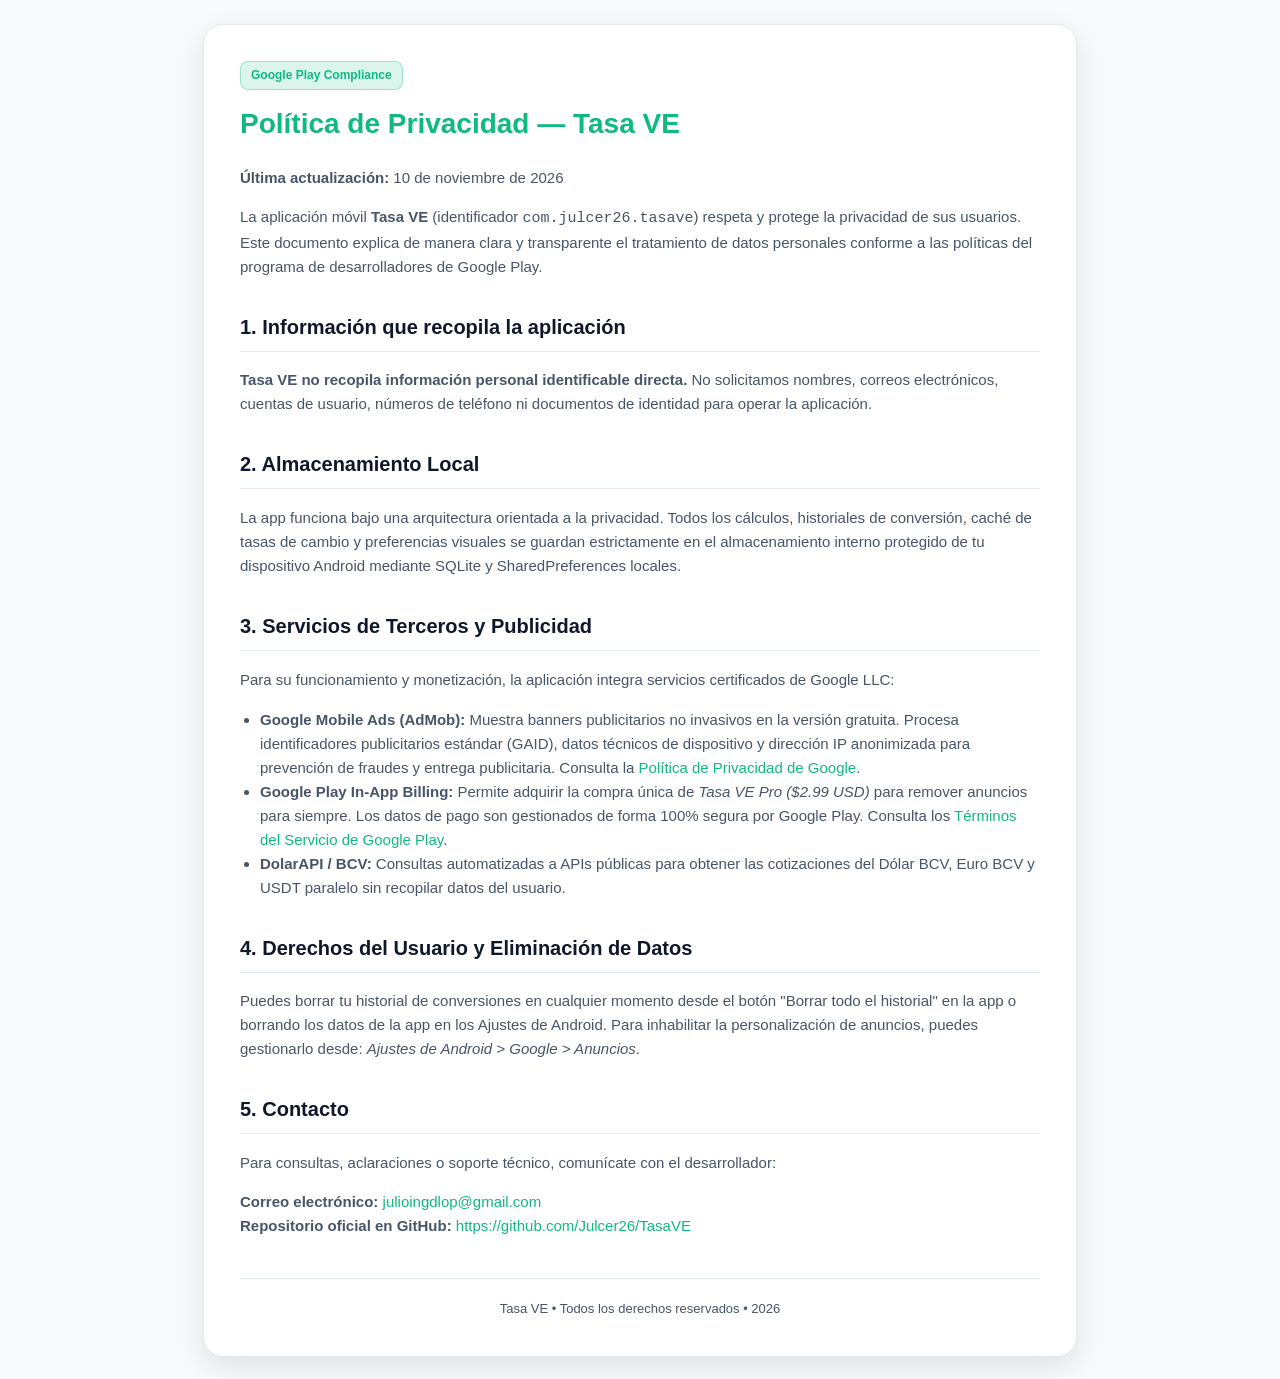
<file: index.html>
<!DOCTYPE html>
<html lang="es">
<head>
    <meta charset="UTF-8">
    <meta name="viewport" content="width=device-width, initial-scale=1.0">
    <title>Política de Privacidad - Tasa VE</title>
    <style>
        :root {
            --bg-color: #0A0A0B;
            --card-bg: #141416;
            --text-primary: #F8FAFC;
            --text-secondary: #94A3B8;
            --accent-green: #10B981;
            --accent-gold: #F59E0B;
            --border-color: #27272A;
        }
        @media (prefers-color-scheme: light) {
            :root {
                --bg-color: #F8FAFC;
                --card-bg: #FFFFFF;
                --text-primary: #0F172A;
                --text-secondary: #475569;
                --border-color: #E2E8F0;
            }
        }
        body {
            font-family: -apple-system, BlinkMacSystemFont, "Segoe UI", Roboto, Helvetica, Arial, sans-serif;
            background-color: var(--bg-color);
            color: var(--text-primary);
            line-height: 1.6;
            margin: 0;
            padding: 24px;
        }
        .container {
            max-width: 800px;
            margin: 0 auto;
            background-color: var(--card-bg);
            border: 1px solid var(--border-color);
            border-radius: 20px;
            padding: 36px;
            box-shadow: 0 10px 30px rgba(0,0,0,0.1);
        }
        h1 {
            color: var(--accent-green);
            margin-top: 0;
            font-size: 28px;
        }
        h2 {
            color: var(--text-primary);
            font-size: 20px;
            border-bottom: 1px solid var(--border-color);
            padding-bottom: 8px;
            margin-top: 32px;
        }
        h3 {
            color: var(--accent-gold);
            font-size: 16px;
        }
        p, li {
            color: var(--text-secondary);
            font-size: 15px;
        }
        ul {
            padding-left: 20px;
        }
        a {
            color: var(--accent-green);
            text-decoration: none;
        }
        a:hover {
            text-decoration: underline;
        }
        .badge {
            display: inline-block;
            background: rgba(16, 185, 129, 0.15);
            color: var(--accent-green);
            border: 1px solid rgba(16, 185, 129, 0.3);
            border-radius: 8px;
            padding: 4px 10px;
            font-size: 12px;
            font-weight: bold;
            margin-bottom: 12px;
        }
        .footer {
            margin-top: 40px;
            padding-top: 20px;
            border-top: 1px solid var(--border-color);
            font-size: 13px;
            color: var(--text-secondary);
            text-align: center;
        }
    </style>
</head>
<body>
    <div class="container">
        <span class="badge">Google Play Compliance</span>
        <h1>Política de Privacidad — Tasa VE</h1>
        <p><strong>Última actualización:</strong> 10 de noviembre de 2026</p>
        <p>La aplicación móvil <strong>Tasa VE</strong> (identificador <code>com.julcer26.tasave</code>) respeta y protege la privacidad de sus usuarios. Este documento explica de manera clara y transparente el tratamiento de datos personales conforme a las políticas del programa de desarrolladores de Google Play.</p>

        <h2>1. Información que recopila la aplicación</h2>
        <p><strong>Tasa VE no recopila información personal identificable directa.</strong> No solicitamos nombres, correos electrónicos, cuentas de usuario, números de teléfono ni documentos de identidad para operar la aplicación.</p>

        <h2>2. Almacenamiento Local</h2>
        <p>La app funciona bajo una arquitectura orientada a la privacidad. Todos los cálculos, historiales de conversión, caché de tasas de cambio y preferencias visuales se guardan estrictamente en el almacenamiento interno protegido de tu dispositivo Android mediante SQLite y SharedPreferences locales.</p>

        <h2>3. Servicios de Terceros y Publicidad</h2>
        <p>Para su funcionamiento y monetización, la aplicación integra servicios certificados de Google LLC:</p>
        <ul>
            <li><strong>Google Mobile Ads (AdMob):</strong> Muestra banners publicitarios no invasivos en la versión gratuita. Procesa identificadores publicitarios estándar (GAID), datos técnicos de dispositivo y dirección IP anonimizada para prevención de fraudes y entrega publicitaria. Consulta la <a href="https://policies.google.com/technologies/ads" target="_blank" rel="noopener">Política de Privacidad de Google</a>.</li>
            <li><strong>Google Play In-App Billing:</strong> Permite adquirir la compra única de <em>Tasa VE Pro ($2.99 USD)</em> para remover anuncios para siempre. Los datos de pago son gestionados de forma 100% segura por Google Play. Consulta los <a href="https://play.google.com/intl/es_es/about/play-terms/" target="_blank" rel="noopener">Términos del Servicio de Google Play</a>.</li>
            <li><strong>DolarAPI / BCV:</strong> Consultas automatizadas a APIs públicas para obtener las cotizaciones del Dólar BCV, Euro BCV y USDT paralelo sin recopilar datos del usuario.</li>
        </ul>

        <h2>4. Derechos del Usuario y Eliminación de Datos</h2>
        <p>Puedes borrar tu historial de conversiones en cualquier momento desde el botón "Borrar todo el historial" en la app o borrando los datos de la app en los Ajustes de Android. Para inhabilitar la personalización de anuncios, puedes gestionarlo desde: <em>Ajustes de Android &gt; Google &gt; Anuncios</em>.</p>

        <h2>5. Contacto</h2>
        <p>Para consultas, aclaraciones o soporte técnico, comunícate con el desarrollador:</p>
        <p><strong>Correo electrónico:</strong> <a href="mailto:julioingdlop@gmail.com">julioingdlop@gmail.com</a><br>
        <strong>Repositorio oficial en GitHub:</strong> <a href="https://github.com/Julcer26/TasaVE" target="_blank" rel="noopener">https://github.com/Julcer26/TasaVE</a></p>

        <div class="footer">
            Tasa VE &bull; Todos los derechos reservados &bull; 2026
        </div>
    </div>
</body>
</html>
</file>
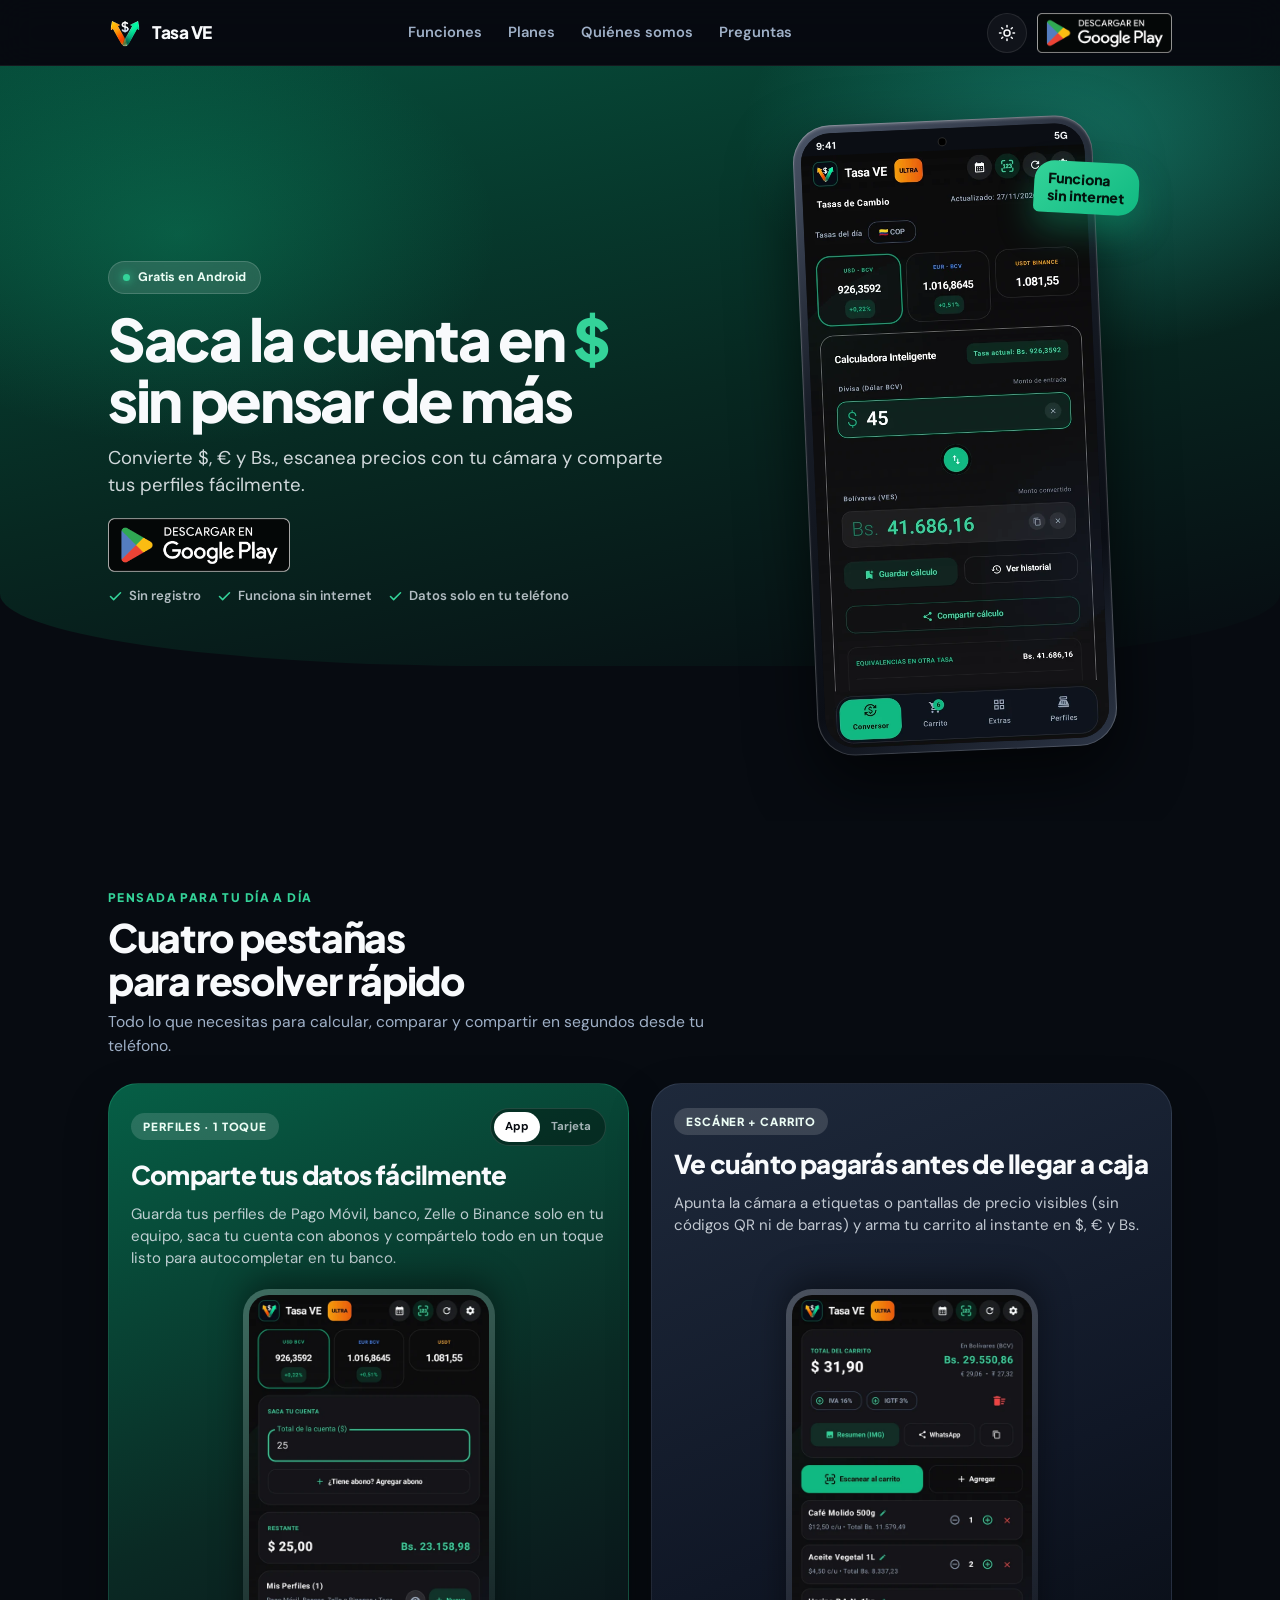
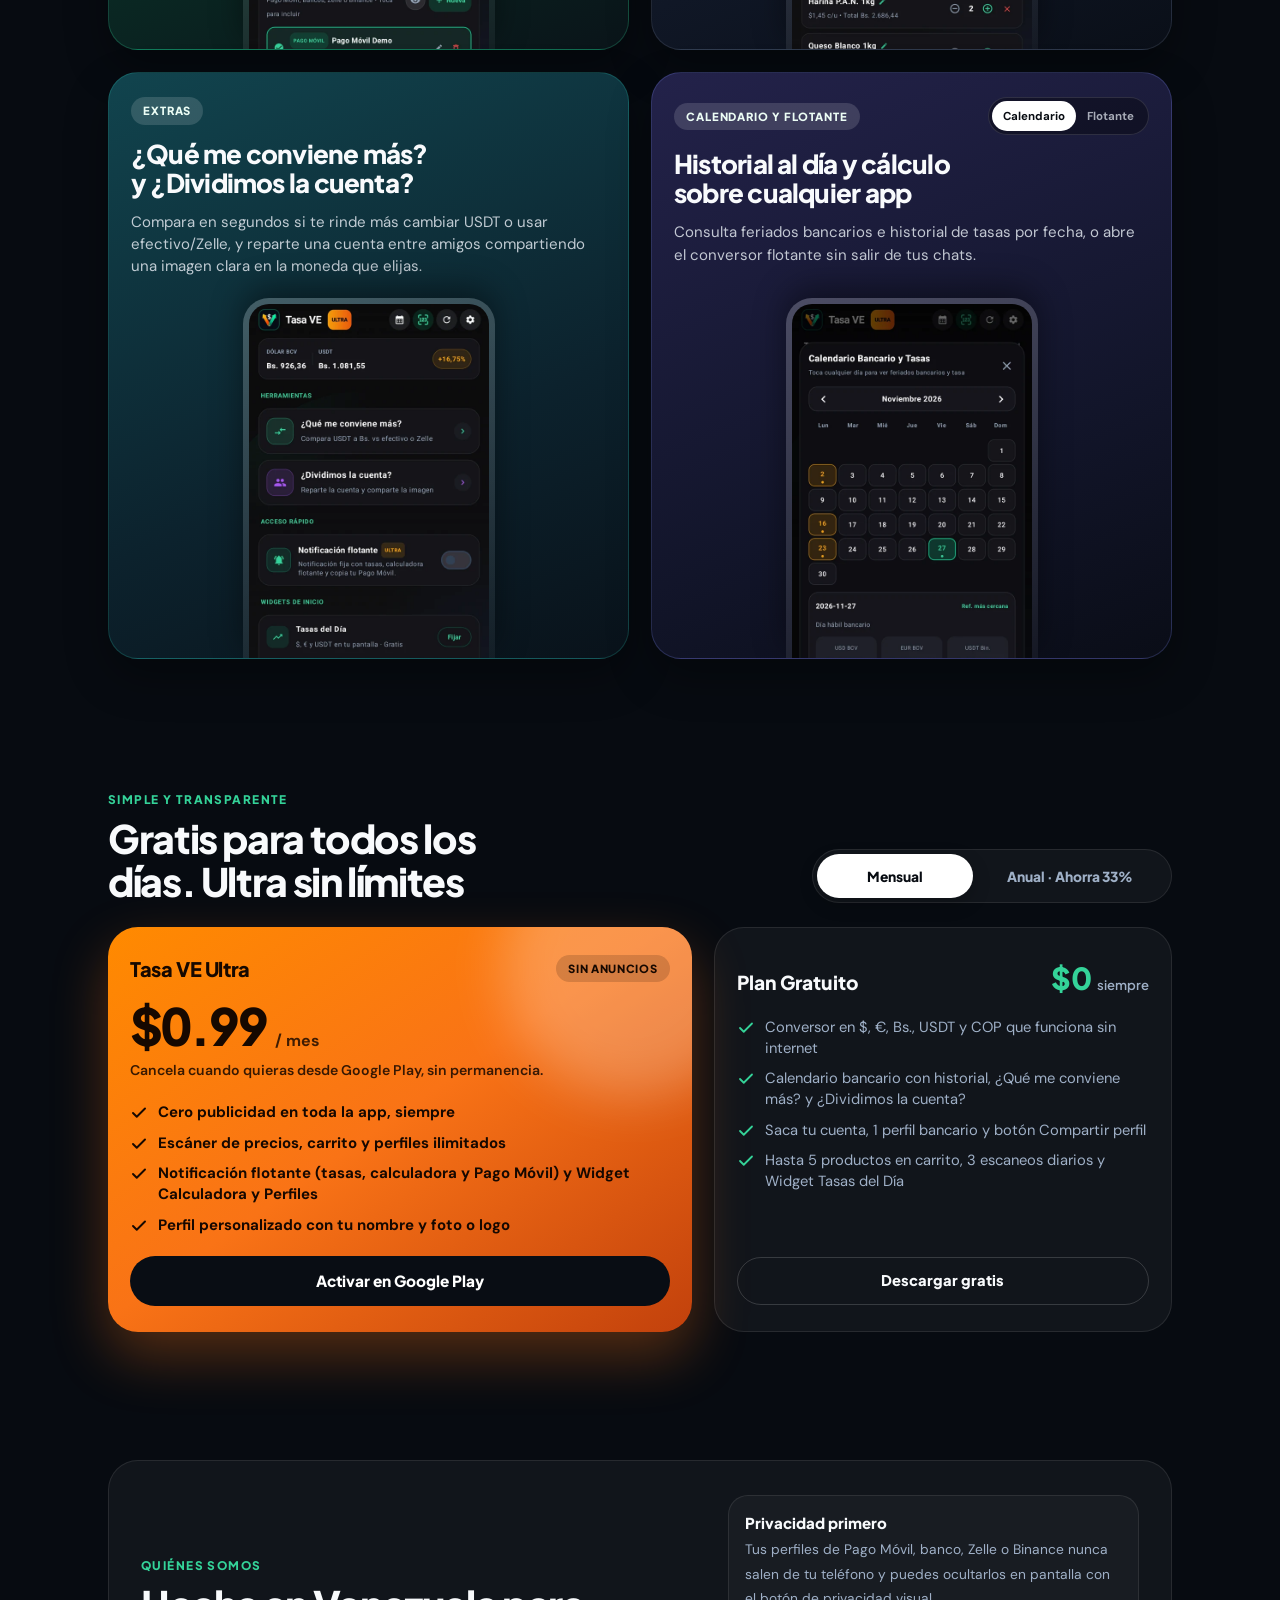
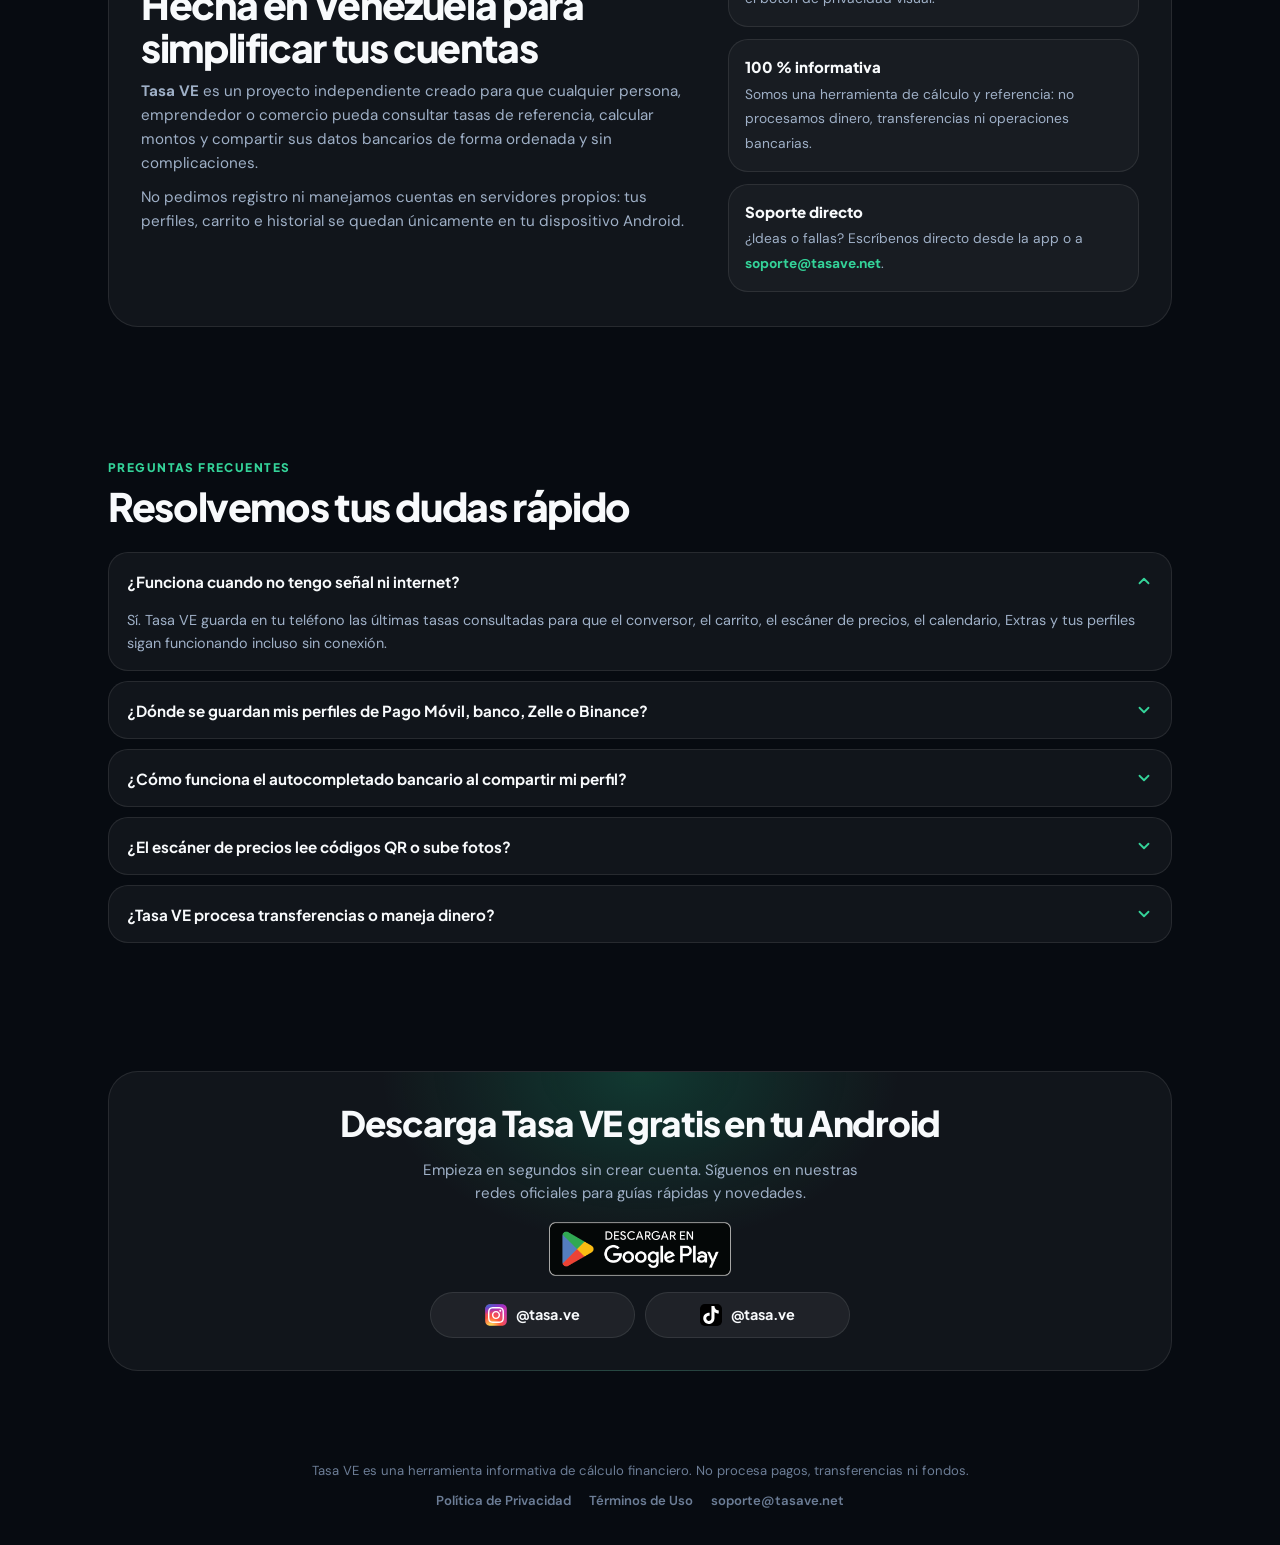
<file: docs/index.html>
<!DOCTYPE html>
<html lang="es" data-theme="dark">
<head>
  <meta charset="UTF-8">
  <meta name="viewport" content="width=device-width, initial-scale=1.0">
  <title>Tasa VE — Saca la cuenta en $ y Bs. al instante</title>
  <meta name="description" content="Calculadora de conversión financiera para Venezuela en Android. Convierte $, € y Bs. incluso sin internet, escanea precios con tu cámara, compara opciones con ¿Qué me conviene más?, divide cuentas con ¿Dividimos la cuenta? y comparte tus perfiles fácilmente.">
  <link rel="canonical" href="https://tasave.net/">
  <meta name="color-scheme" content="dark light">
  <script>
    (function () {
      try {
        var saved = localStorage.getItem("tasave_web_theme");
        var scheme = saved === "light" || saved === "dark" ? saved : "dark";
        var meta = document.querySelector('meta[name="color-scheme"]');
        if (meta) meta.content = saved === "light" || saved === "dark" ? saved : "dark light";
        document.documentElement.setAttribute("data-theme", scheme);
      } catch (e) {}
    })();
  </script>
  <meta name="theme-color" content="#070B11">

  <!-- Open Graph & Social Meta -->
  <meta property="og:site_name" content="Tasa VE">
  <meta property="og:type" content="website">
  <meta property="og:url" content="https://tasave.net/">
  <meta property="og:title" content="Tasa VE — Saca la cuenta en $ sin pensar de más">
  <meta property="og:description" content="Convierte $, € y Bs., escanea precios y comparte tus perfiles fácilmente. Gratis en Android, incluso sin internet.">
  <meta property="og:image" content="https://tasave.net/assets/feature_graphic_1024x500.png">
  <meta name="twitter:card" content="summary_large_image">
  <meta name="twitter:title" content="Tasa VE — Saca la cuenta en $ y Bs. al instante">
  <meta name="twitter:description" content="Convierte $, € y Bs., escanea precios y comparte tus perfiles fácilmente en Android.">
  <meta name="twitter:image" content="https://tasave.net/assets/feature_graphic_1024x500.png">

  <!-- Favicons -->
  <link rel="icon" href="/favicon.ico" sizes="any">
  <link rel="icon" type="image/png" sizes="48x48" href="assets/favicon-48x48.png">
  <link rel="icon" type="image/png" sizes="192x192" href="assets/favicon-192x192.png">
  <link rel="apple-touch-icon" sizes="180x180" href="assets/apple-touch-icon.png">

  <!-- Typography: Plus Jakarta Sans + DM Sans -->
  <link rel="preconnect" href="https://fonts.googleapis.com">
  <link rel="preconnect" href="https://fonts.gstatic.com" crossorigin>
  <link href="https://fonts.googleapis.com/css2?family=DM+Sans:opsz,wght@9..40,400;9..40,500;9..40,700&family=Plus+Jakarta+Sans:wght@600;700;800&display=swap" rel="stylesheet">
  <link rel="stylesheet" href="styles.css?v=20261127c">

  <!-- JSON-LD Structured Data -->
  <script type="application/ld+json">
  {
    "@context": "https://schema.org",
    "@graph": [
      {
        "@type": "SoftwareApplication",
        "name": "Tasa VE",
        "operatingSystem": "Android",
        "applicationCategory": "FinanceApplication",
        "url": "https://tasave.net/",
        "downloadUrl": "https://play.google.com/store/apps/details?id=com.julcer26.tasave",
        "image": "https://tasave.net/assets/app_icon_512x512.png",
        "description": "Calculadora de conversión financiera para Venezuela en Android: convierte $, € y Bs., USDT y COP, escanea precios visibles con la cámara, arma tu carrito, compara opciones en Extras y comparte tus perfiles bancarios fácilmente.",
        "offers": [
          { "@type": "Offer", "name": "Plan Gratuito", "price": "0", "priceCurrency": "USD" },
          { "@type": "Offer", "name": "Tasa VE Ultra Mensual", "price": "0.99", "priceCurrency": "USD" },
          { "@type": "Offer", "name": "Tasa VE Ultra Anual", "price": "7.99", "priceCurrency": "USD" }
        ],
        "publisher": {
          "@type": "Organization",
          "name": "Tasa VE",
          "url": "https://tasave.net",
          "logo": "https://tasave.net/assets/app_icon_512x512.png",
          "email": "soporte@tasave.net",
          "sameAs": [
            "https://www.instagram.com/tasa.ve/",
            "https://www.tiktok.com/@tasa.ve",
            "https://play.google.com/store/apps/details?id=com.julcer26.tasave"
          ]
        }
      },
      {
        "@type": "WebSite",
        "name": "Tasa VE",
        "alternateName": ["TasaVE", "tasave.net"],
        "url": "https://tasave.net/"
      }
    ]
  }
  </script>
</head>
<body>
  <!-- HEADER -->
  <header class="site-header">
    <div class="container header-inner">
      <a href="#inicio" class="brand-link" aria-label="Tasa VE Inicio">
        <img src="assets/logo_tasave_transparent_512.png" alt="Logo oficial de Tasa VE" class="brand-logo" width="34" height="34">
        <span>Tasa VE</span>
      </a>

      <nav class="desktop-nav" aria-label="Navegación principal">
        <a href="#funciones">Funciones</a>
        <a href="#planes">Planes</a>
        <a href="#nosotros">Quiénes somos</a>
        <a href="#faq">Preguntas</a>
      </nav>

      <div class="header-actions">
        <button type="button" id="theme-toggle" class="theme-btn" aria-label="Cambiar tema claro u oscuro">
          <svg class="icon-sun" width="18" height="18" viewBox="0 0 24 24" fill="none" stroke="currentColor" stroke-width="2" stroke-linecap="round" stroke-linejoin="round" aria-hidden="true"><circle cx="12" cy="12" r="4"/><path d="M12 2v2"/><path d="M12 20v2"/><path d="m4.93 4.93 1.41 1.41"/><path d="m17.66 17.66 1.41 1.41"/><path d="M2 12h2"/><path d="M20 12h2"/><path d="m6.34 17.66-1.41 1.41"/><path d="m19.07 4.93-1.41 1.41"/></svg>
          <svg class="icon-moon" width="18" height="18" viewBox="0 0 24 24" fill="none" stroke="currentColor" stroke-width="2" stroke-linecap="round" stroke-linejoin="round" aria-hidden="true"><path d="M12 3a6 6 0 0 0 9 9 9 9 0 1 1-9-9Z"/></svg>
        </button>

        <a href="https://play.google.com/store/apps/details?id=com.julcer26.tasave" target="_blank" rel="noopener noreferrer" class="header-pill-cta">
          Gratis
        </a>

        <a href="https://play.google.com/store/apps/details?id=com.julcer26.tasave" target="_blank" rel="noopener noreferrer" class="header-play-badge" aria-label="Descargar Tasa VE en Google Play">
          <img src="assets/google-play-badge-es.png" alt="Disponible en Google Play" width="135" height="40">
        </a>
      </div>
    </div>
  </header>

  <main>
    <!-- HERO: ORGANIC EMERALD SILK WAVE -->
    <section id="inicio" class="hero">
      <div class="hero-wave" aria-hidden="true"></div>
      <div class="container hero-grid">
        <div class="hero-copy">
          <span class="hero-kicker"><span class="hero-dot" aria-hidden="true"></span> Gratis en Android</span>
          <h1 class="hero-title">Saca la cuenta en <em>$</em> sin pensar de más</h1>
          <p class="hero-lead">Convierte $, € y Bs., escanea precios con tu cámara y comparte tus perfiles fácilmente.</p>

          <div class="hero-cta-group">
            <a href="https://play.google.com/store/apps/details?id=com.julcer26.tasave" target="_blank" rel="noopener noreferrer" class="play-cta-link" aria-label="Descargar Tasa VE gratis en Google Play">
              <img src="assets/google-play-badge-es.png" alt="Disponible en Google Play" width="182" height="54">
            </a>
          </div>

          <div class="hero-micro-trust">
            <span>
              <svg width="15" height="15" viewBox="0 0 24 24" fill="none" stroke="currentColor" stroke-width="2.5" stroke-linecap="round" stroke-linejoin="round" aria-hidden="true"><polyline points="20 6 9 17 4 12"/></svg>
              Sin registro
            </span>
            <span>
              <svg width="15" height="15" viewBox="0 0 24 24" fill="none" stroke="currentColor" stroke-width="2.5" stroke-linecap="round" stroke-linejoin="round" aria-hidden="true"><polyline points="20 6 9 17 4 12"/></svg>
              Funciona sin internet
            </span>
            <span>
              <svg width="15" height="15" viewBox="0 0 24 24" fill="none" stroke="currentColor" stroke-width="2.5" stroke-linecap="round" stroke-linejoin="round" aria-hidden="true"><polyline points="20 6 9 17 4 12"/></svg>
              Datos solo en tu teléfono
            </span>
          </div>
        </div>

        <div class="hero-visual">
          <div class="hero-phone-wrap">
            <div class="hero-bubble-offline" aria-hidden="true">Funciona<br>sin internet</div>
            <div class="titanium-phone is-tilted">
              <div class="titanium-screen">
                <div class="phone-status" aria-hidden="true">
                  <span>9:41</span>
                  <span class="phone-camera"></span>
                  <span>5G</span>
                </div>
                <img src="assets/screens/screen_conversor.webp?v=20261127c" alt="Conversor de $ y Bs. en Tasa VE" width="560" height="1169" fetchpriority="high">
              </div>
            </div>
          </div>
        </div>
      </div>
    </section>

    <!-- STORY BLOCKS (#funciones) -->
    <section id="funciones" class="section">
      <div class="container">
        <header class="section-head">
          <span class="section-kicker">Pensada para tu día a día</span>
          <h2 class="section-title">Cuatro pestañas para resolver rápido</h2>
          <p class="section-sub">Todo lo que necesitas para calcular, comparar y compartir en segundos desde tu teléfono.</p>
        </header>

        <div class="stories-grid">
          <!-- Story 1: Perfiles -->
          <article class="story-card story-emerald">
            <div class="story-top">
              <span class="story-tag">Perfiles · 1 toque</span>
              <div class="story-switch" data-target="shot-perfiles" role="group" aria-label="Vista de Perfiles">
                <button type="button" class="story-sw-btn is-active" aria-pressed="true" data-src="assets/screens/screen_cobros.webp?v=20261127c" data-alt="Pestaña Perfiles y Saca tu cuenta en Tasa VE" data-card="false">App</button>
                <button type="button" class="story-sw-btn" aria-pressed="false" data-src="assets/screens/screen_tarjeta.webp?v=20261127c" data-alt="Tarjeta compartida de Instrucciones de Pago generada por Tasa VE" data-card="true">Tarjeta</button>
              </div>
            </div>
            <h3 class="story-title">Comparte tus datos fácilmente</h3>
            <p class="story-desc">Guarda tus perfiles de Pago Móvil, banco, Zelle o Binance solo en tu equipo, saca tu cuenta con abonos y compártelo todo en un toque listo para autocompletar en tu banco.</p>
            <div class="story-shot-wrap">
              <div class="story-shot-frame">
                <img id="shot-perfiles" src="assets/screens/screen_cobros.webp?v=20261127c" alt="Pestaña Perfiles y Saca tu cuenta en Tasa VE" width="560" height="1169" loading="lazy">
              </div>
            </div>
          </article>

          <!-- Story 2: Escáner + Carrito -->
          <article class="story-card story-slate">
            <div class="story-top">
              <span class="story-tag">Escáner + Carrito</span>
            </div>
            <h3 class="story-title">Ve cuánto pagarás antes de llegar a caja</h3>
            <p class="story-desc">Apunta la cámara a etiquetas o pantallas de precio visibles (sin códigos QR ni de barras) y arma tu carrito al instante en $, € y Bs.</p>
            <div class="story-shot-wrap">
              <div class="story-shot-frame">
                <img src="assets/screens/screen_carrito.webp?v=20261127c" alt="Carrito de compras y escáner de precios en Tasa VE" width="560" height="1169" loading="lazy">
              </div>
            </div>
          </article>

          <!-- Story 3: Extras -->
          <article class="story-card story-teal">
            <div class="story-top">
              <span class="story-tag">Extras</span>
            </div>
            <h3 class="story-title">¿Qué me conviene más? y ¿Dividimos la cuenta?</h3>
            <p class="story-desc">Compara en segundos si te rinde más cambiar USDT o usar efectivo/Zelle, y reparte una cuenta entre amigos compartiendo una imagen clara en la moneda que elijas.</p>
            <div class="story-shot-wrap">
              <div class="story-shot-frame">
                <img src="assets/screens/screen_utiles.webp?v=20261127d" alt="Herramienta ¿Qué me conviene más? en Extras de Tasa VE" width="560" height="1169" loading="lazy">
              </div>
            </div>
          </article>

          <!-- Story 4: Calendario y Flotante -->
          <article class="story-card story-indigo">
            <div class="story-top">
              <span class="story-tag">Calendario y Flotante</span>
              <div class="story-switch" data-target="shot-cal" role="group" aria-label="Vista de Calendario o Flotante">
                <button type="button" class="story-sw-btn is-active" aria-pressed="true" data-src="assets/screens/screen_calendario.webp?v=20261127c" data-alt="Calendario bancario e historial de tasas en Tasa VE" data-card="false">Calendario</button>
                <button type="button" class="story-sw-btn" aria-pressed="false" data-src="assets/screens/screen_flotante.webp?v=20261127c" data-alt="Conversor flotante rápido de Tasa VE" data-card="false">Flotante</button>
              </div>
            </div>
            <h3 class="story-title">Historial al día y cálculo sobre cualquier app</h3>
            <p class="story-desc">Consulta feriados bancarios e historial de tasas por fecha, o abre el conversor flotante sin salir de tus chats.</p>
            <div class="story-shot-wrap">
              <div class="story-shot-frame">
                <img id="shot-cal" src="assets/screens/screen_calendario.webp?v=20261127c" alt="Calendario bancario e historial de tasas en Tasa VE" width="560" height="1169" loading="lazy">
              </div>
            </div>
          </article>
        </div>
      </div>
    </section>

    <!-- PLANS (#planes) — MONTHLY FIRST ($0.99 / mes) -->
    <section id="planes" class="section">
      <div class="container">
        <div class="plans-header">
          <div class="section-head" style="margin-bottom:0;">
            <span class="section-kicker">Simple y transparente</span>
            <h2 class="section-title">Gratis para todos los días. Ultra sin límites</h2>
          </div>

          <div class="billing-switch" role="group" aria-label="Frecuencia de suscripción Ultra">
            <button type="button" class="billing-btn is-active" data-billing="monthly" aria-pressed="true">Mensual</button>
            <button type="button" class="billing-btn" data-billing="yearly" aria-pressed="false">Anual · Ahorra 33%</button>
          </div>
        </div>

        <div class="plans-grid">
          <!-- Silk Orange Ultra Card -->
          <article class="plan-ultra">
            <div class="plan-ultra-top">
              <h3 class="plan-ultra-name">Tasa VE Ultra</h3>
              <span class="plan-ultra-badge">Sin anuncios</span>
            </div>

            <div class="plan-price-row">
              <div>
                <span class="plan-price-big" id="ultra-price-val">$0.99</span>
                <span class="plan-price-period" id="ultra-price-period">/ mes</span>
              </div>
              <p class="plan-price-note" id="ultra-price-note">Cancela cuando quieras desde Google Play, sin permanencia.</p>
            </div>

            <ul class="plan-ultra-list">
              <li>
                <svg width="18" height="18" viewBox="0 0 24 24" fill="none" stroke="currentColor" stroke-width="2.6" stroke-linecap="round" stroke-linejoin="round" aria-hidden="true"><polyline points="20 6 9 17 4 12"/></svg>
                <span>Cero publicidad en toda la app, siempre</span>
              </li>
              <li>
                <svg width="18" height="18" viewBox="0 0 24 24" fill="none" stroke="currentColor" stroke-width="2.6" stroke-linecap="round" stroke-linejoin="round" aria-hidden="true"><polyline points="20 6 9 17 4 12"/></svg>
                <span>Escáner de precios, carrito y perfiles ilimitados</span>
              </li>
              <li>
                <svg width="18" height="18" viewBox="0 0 24 24" fill="none" stroke="currentColor" stroke-width="2.6" stroke-linecap="round" stroke-linejoin="round" aria-hidden="true"><polyline points="20 6 9 17 4 12"/></svg>
                <span>Notificación flotante (tasas, calculadora y Pago Móvil) y Widget Calculadora y Perfiles</span>
              </li>
              <li>
                <svg width="18" height="18" viewBox="0 0 24 24" fill="none" stroke="currentColor" stroke-width="2.6" stroke-linecap="round" stroke-linejoin="round" aria-hidden="true"><polyline points="20 6 9 17 4 12"/></svg>
                <span>Perfil personalizado con tu nombre y foto o logo</span>
              </li>
            </ul>

            <a href="https://play.google.com/store/apps/details?id=com.julcer26.tasave" target="_blank" rel="noopener noreferrer" class="plan-ultra-cta">
              Activar en Google Play
            </a>
          </article>

          <!-- Free Plan Card -->
          <article class="plan-free">
            <div class="plan-free-top">
              <h3 class="plan-free-name">Plan Gratuito</h3>
              <div class="plan-free-price">$0 <small>siempre</small></div>
            </div>

            <ul class="plan-free-list">
              <li>
                <svg width="18" height="18" viewBox="0 0 24 24" fill="none" stroke="currentColor" stroke-width="2.4" stroke-linecap="round" stroke-linejoin="round" aria-hidden="true"><polyline points="20 6 9 17 4 12"/></svg>
                <span>Conversor en $, €, Bs., USDT y COP que funciona sin internet</span>
              </li>
              <li>
                <svg width="18" height="18" viewBox="0 0 24 24" fill="none" stroke="currentColor" stroke-width="2.4" stroke-linecap="round" stroke-linejoin="round" aria-hidden="true"><polyline points="20 6 9 17 4 12"/></svg>
                <span>Calendario bancario con historial, ¿Qué me conviene más? y ¿Dividimos la cuenta?</span>
              </li>
              <li>
                <svg width="18" height="18" viewBox="0 0 24 24" fill="none" stroke="currentColor" stroke-width="2.4" stroke-linecap="round" stroke-linejoin="round" aria-hidden="true"><polyline points="20 6 9 17 4 12"/></svg>
                <span>Saca tu cuenta, 1 perfil bancario y botón Compartir perfil</span>
              </li>
              <li>
                <svg width="18" height="18" viewBox="0 0 24 24" fill="none" stroke="currentColor" stroke-width="2.4" stroke-linecap="round" stroke-linejoin="round" aria-hidden="true"><polyline points="20 6 9 17 4 12"/></svg>
                <span>Hasta 5 productos en carrito, 3 escaneos diarios y Widget Tasas del Día</span>
              </li>
            </ul>

            <a href="https://play.google.com/store/apps/details?id=com.julcer26.tasave" target="_blank" rel="noopener noreferrer" class="plan-free-cta">
              Descargar gratis
            </a>
          </article>
        </div>
      </div>
    </section>

    <!-- QUIÉNES SOMOS (#nosotros) -->
    <section id="nosotros" class="section">
      <div class="container">
        <div class="about-card">
          <div class="about-copy">
            <span class="section-kicker">Quiénes somos</span>
            <h2 class="section-title">Hecha en Venezuela para simplificar tus cuentas</h2>
            <p><strong>Tasa VE</strong> es un proyecto independiente creado para que cualquier persona, emprendedor o comercio pueda consultar tasas de referencia, calcular montos y compartir sus datos bancarios de forma ordenada y sin complicaciones.</p>
            <p>No pedimos registro ni manejamos cuentas en servidores propios: tus perfiles, carrito e historial se quedan únicamente en tu dispositivo Android.</p>
          </div>

          <div class="about-pillars">
            <div class="pillar-item">
              <strong>Privacidad primero</strong>
              <span>Tus perfiles de Pago Móvil, banco, Zelle o Binance nunca salen de tu teléfono y puedes ocultarlos en pantalla con el botón de privacidad visual.</span>
            </div>
            <div class="pillar-item">
              <strong>100 % informativa</strong>
              <span>Somos una herramienta de cálculo y referencia: no procesamos dinero, transferencias ni operaciones bancarias.</span>
            </div>
            <div class="pillar-item">
              <strong>Soporte directo</strong>
              <span>¿Ideas o fallas? Escríbenos directo desde la app o a <a href="mailto:soporte@tasave.net" style="color:var(--accent-bright);font-weight:700;">soporte@tasave.net</a>.</span>
            </div>
          </div>
        </div>
      </div>
    </section>

    <!-- FAQ (#faq) -->
    <section id="faq" class="section">
      <div class="container">
        <header class="section-head">
          <span class="section-kicker">Preguntas frecuentes</span>
          <h2 class="section-title">Resolvemos tus dudas rápido</h2>
        </header>

        <div class="faq-list">
          <div class="faq-item is-open">
            <button type="button" class="faq-trigger" aria-expanded="true">
              <span>¿Funciona cuando no tengo señal ni internet?</span>
              <svg class="faq-chevron" width="18" height="18" viewBox="0 0 24 24" fill="none" stroke="currentColor" stroke-width="2.4" stroke-linecap="round" stroke-linejoin="round" aria-hidden="true"><polyline points="6 9 12 15 18 9"/></svg>
            </button>
            <div class="faq-panel">
              Sí. Tasa VE guarda en tu teléfono las últimas tasas consultadas para que el conversor, el carrito, el escáner de precios, el calendario, Extras y tus perfiles sigan funcionando incluso sin conexión.
            </div>
          </div>

          <div class="faq-item">
            <button type="button" class="faq-trigger" aria-expanded="false">
              <span>¿Dónde se guardan mis perfiles de Pago Móvil, banco, Zelle o Binance?</span>
              <svg class="faq-chevron" width="18" height="18" viewBox="0 0 24 24" fill="none" stroke="currentColor" stroke-width="2.4" stroke-linecap="round" stroke-linejoin="round" aria-hidden="true"><polyline points="6 9 12 15 18 9"/></svg>
            </button>
            <div class="faq-panel">
              Exclusivamente en el almacenamiento privado de tu teléfono Android, sin cuentas ni servidores propios y excluidos del respaldo automático en la nube. También puedes ocultarlos en pantalla al instante con el botón de privacidad.
            </div>
          </div>

          <div class="faq-item">
            <button type="button" class="faq-trigger" aria-expanded="false">
              <span>¿Cómo funciona el autocompletado bancario al compartir mi perfil?</span>
              <svg class="faq-chevron" width="18" height="18" viewBox="0 0 24 24" fill="none" stroke="currentColor" stroke-width="2.4" stroke-linecap="round" stroke-linejoin="round" aria-hidden="true"><polyline points="6 9 12 15 18 9"/></svg>
            </button>
            <div class="faq-panel">
              Al pulsar <strong>Compartir perfil</strong>, la app envía tu tarjeta visual junto con un texto limpio que incluye solo los datos necesarios (código de banco, cédula, teléfono y monto) para que apps bancarias como BDV, Banesco, Mercantil o Bancamiga autocompleten los campos al pegar.
            </div>
          </div>

          <div class="faq-item">
            <button type="button" class="faq-trigger" aria-expanded="false">
              <span>¿El escáner de precios lee códigos QR o sube fotos?</span>
              <svg class="faq-chevron" width="18" height="18" viewBox="0 0 24 24" fill="none" stroke="currentColor" stroke-width="2.4" stroke-linecap="round" stroke-linejoin="round" aria-hidden="true"><polyline points="6 9 12 15 18 9"/></svg>
            </button>
            <div class="faq-panel">
              No lee códigos QR ni códigos de barras; reconoce únicamente números visibles en etiquetas o pantallas de lectores de precios. Todo el procesamiento se realiza localmente en tu equipo con Google ML Kit y nunca graba video ni sube fotos a ningún tipo de servidor.
            </div>
          </div>

          <div class="faq-item">
            <button type="button" class="faq-trigger" aria-expanded="false">
              <span>¿Tasa VE procesa transferencias o maneja dinero?</span>
              <svg class="faq-chevron" width="18" height="18" viewBox="0 0 24 24" fill="none" stroke="currentColor" stroke-width="2.4" stroke-linecap="round" stroke-linejoin="round" aria-hidden="true"><polyline points="6 9 12 15 18 9"/></svg>
            </button>
            <div class="faq-panel">
              No. Tasa VE es una aplicación 100 % informativa de cálculo y organización personal. No somos banco, billetera ni pasarela, y cualquier operación la realizas directamente desde tu propia entidad o plataforma.
            </div>
          </div>
        </div>
      </div>
    </section>

    <!-- CLOSING DOWNLOAD & OFFICIAL SOCIALS -->
    <section id="descargar" class="section">
      <div class="container">
        <div class="closing-dock">
          <h2>Descarga Tasa VE gratis en tu Android</h2>
          <p>Empieza en segundos sin crear cuenta. Síguenos en nuestras redes oficiales para guías rápidas y novedades.</p>

          <a href="https://play.google.com/store/apps/details?id=com.julcer26.tasave" target="_blank" rel="noopener noreferrer" class="play-cta-link" aria-label="Descargar Tasa VE en Google Play">
            <img src="assets/google-play-badge-es.png" alt="Disponible en Google Play" width="182" height="54">
          </a>

          <div class="social-row">
            <a href="https://www.instagram.com/tasa.ve/" target="_blank" rel="noopener noreferrer" class="social-pill" aria-label="Instagram oficial @tasa.ve">
              <img src="assets/icons/instagram.svg" alt="Instagram" width="22" height="22">
              <span>@tasa.ve</span>
            </a>
            <a href="https://www.tiktok.com/@tasa.ve" target="_blank" rel="noopener noreferrer" class="social-pill" aria-label="TikTok oficial @tasa.ve">
              <img src="assets/icons/tiktok.svg" alt="TikTok" width="22" height="22">
              <span>@tasa.ve</span>
            </a>
          </div>
        </div>
      </div>
    </section>
  </main>

  <footer class="site-footer">
    <div class="container">
      <p>Tasa VE es una herramienta informativa de cálculo financiero. No procesa pagos, transferencias ni fondos.</p>
      <div class="footer-links">
        <a href="privacy-policy.html">Política de Privacidad</a>
        <a href="privacy-policy.html#terminos">Términos de Uso</a>
        <a href="mailto:soporte@tasave.net">soporte@tasave.net</a>
      </div>
    </div>
  </footer>

  <!-- MOBILE STICKY THUMB-ZONE BAR -->
  <div id="mobile-sticky-bar" class="mobile-sticky-bar" role="region" aria-label="Descarga rápida de Tasa VE">
    <div class="sticky-left">
      <img src="assets/app_icon_512x512.png" alt="Ícono oficial de Tasa VE" width="36" height="36">
      <div class="sticky-meta">
        <strong>Tasa VE</strong>
        <span>Gratis · Google Play</span>
      </div>
    </div>
    <a href="https://play.google.com/store/apps/details?id=com.julcer26.tasave" target="_blank" rel="noopener noreferrer" class="sticky-btn">
      Descargar
    </a>
  </div>

  <script src="script.js?v=20261127c" defer></script>
</body>
</html>
</file>
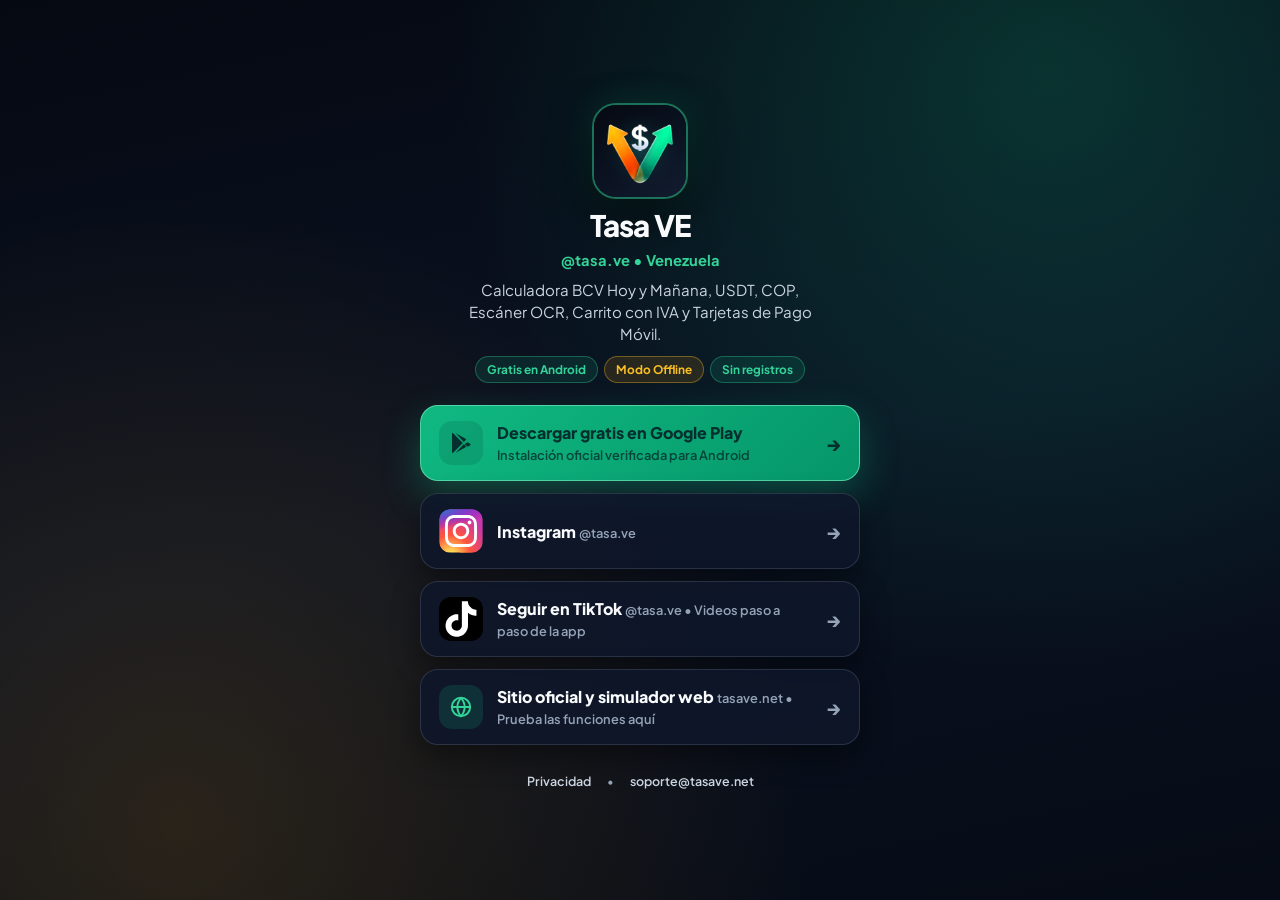
<file: docs/links/index.html>
<!DOCTYPE html>
<html lang="es">
<head>
  <meta charset="UTF-8">
  <meta name="viewport" content="width=device-width, initial-scale=1.0">
  <title>Tasa VE — Descarga en Google Play y Redes Oficiales (@tasa.ve)</title>
  <meta name="description" content="Descarga Tasa VE gratis en Google Play y sigue nuestras redes oficiales @tasa.ve en Instagram y TikTok.">
  <link rel="canonical" href="https://tasave.net/links/">
  <meta name="color-scheme" content="dark">
  <meta name="theme-color" content="#060A12">

  <meta property="og:type" content="website">
  <meta property="og:url" content="https://tasave.net/links/">
  <meta property="og:title" content="Tasa VE — Descarga la app y síguenos (@tasa.ve)">
  <meta property="og:description" content="Calculadora BCV, USDT, COP, Escáner OCR, Carrito con IVA y Pago Mixto para Venezuela.">
  <meta property="og:image" content="https://tasave.net/assets/feature_graphic_1024x500.png">

  <link rel="icon" href="/favicon.ico" sizes="any">
  <link rel="icon" type="image/png" sizes="48x48" href="../assets/favicon-48x48.png">
  <link rel="icon" type="image/png" sizes="192x192" href="../assets/favicon-192x192.png">
  <link rel="apple-touch-icon" sizes="180x180" href="../assets/apple-touch-icon.png">
  <link rel="preconnect" href="https://fonts.googleapis.com">
  <link rel="preconnect" href="https://fonts.gstatic.com" crossorigin>
  <link href="https://fonts.googleapis.com/css2?family=Plus+Jakarta+Sans:wght@500;600;700;800&display=swap" rel="stylesheet">

  <style>
    :root {
      color-scheme: dark;
      --bg: #050912;
      --card: rgba(15, 23, 42, 0.86);
      --border: rgba(148, 163, 184, 0.20);
      --emerald: #10B981;
      --emerald-light: #34D399;
      --amber: #FBBF24;
      --text: #F8FAFC;
      --muted: #94A3B8;
    }

    *, *::before, *::after { box-sizing: border-box; margin: 0; padding: 0; }

    body {
      min-height: 100dvh;
      font-family: "Plus Jakarta Sans", -apple-system, BlinkMacSystemFont, "Segoe UI", Roboto, sans-serif;
      color: var(--text);
      background:
        radial-gradient(circle at 82% 8%, rgba(16, 185, 129, 0.22) 0%, transparent 45%),
        radial-gradient(circle at 14% 92%, rgba(245, 158, 11, 0.14) 0%, transparent 46%),
        linear-gradient(168deg, #050912 0%, #0A1222 52%, #060B15 100%);
      display: flex;
      justify-content: center;
      align-items: center;
      padding: 28px 18px 36px;
      -webkit-font-smoothing: antialiased;
    }

    main {
      width: 100%;
      max-width: 440px;
      display: flex;
      flex-direction: column;
      align-items: center;
      gap: 22px;
    }

    .profile {
      display: flex;
      flex-direction: column;
      align-items: center;
      text-align: center;
      gap: 10px;
    }

    .avatar {
      width: 96px;
      height: 96px;
      border-radius: 24px;
      overflow: hidden;
      border: 2px solid rgba(52, 211, 153, 0.48);
      box-shadow: 0 18px 44px rgba(0, 0, 0, 0.65), 0 0 32px rgba(16, 185, 129, 0.20);
    }

    .avatar img {
      width: 100%;
      height: 100%;
      display: block;
    }

    h1 {
      font-size: 1.85rem;
      font-weight: 800;
      letter-spacing: -0.03em;
      line-height: 1.1;
    }

    .handle {
      font-size: 0.92rem;
      font-weight: 700;
      color: var(--emerald-light);
    }

    .bio {
      font-size: 0.94rem;
      color: #CBD5E1;
      line-height: 1.45;
      max-width: 360px;
    }

    .pills {
      display: flex;
      flex-wrap: wrap;
      justify-content: center;
      gap: 6px;
      margin-top: 2px;
    }

    .pill {
      padding: 5px 11px;
      border-radius: 999px;
      font-size: 0.74rem;
      font-weight: 700;
      background: rgba(16, 185, 129, 0.13);
      color: var(--emerald-light);
      border: 1px solid rgba(52, 211, 153, 0.34);
    }

    .pill.am {
      background: rgba(245, 158, 11, 0.13);
      color: var(--amber);
      border-color: rgba(251, 191, 36, 0.36);
    }

    .links {
      width: 100%;
      display: flex;
      flex-direction: column;
      gap: 12px;
    }

    .link-btn {
      display: flex;
      align-items: center;
      gap: 14px;
      width: 100%;
      padding: 15px 18px;
      border-radius: 18px;
      text-decoration: none;
      color: var(--text);
      background: var(--card);
      border: 1.5px solid var(--border);
      box-shadow: 0 12px 30px rgba(0, 0, 0, 0.42);
      transition: transform 0.16s ease, border-color 0.16s ease, background-color 0.16s ease;
    }

    .link-btn:hover {
      transform: translateY(-2px);
      border-color: rgba(52, 211, 153, 0.55);
    }

    .link-btn:focus-visible {
      outline: 2px solid var(--emerald-light);
      outline-offset: 3px;
    }

    .link-btn.primary {
      background: linear-gradient(135deg, #10B981 0%, #059669 100%);
      border-color: rgba(110, 231, 183, 0.72);
      color: #042F2E;
      box-shadow: 0 16px 38px rgba(16, 185, 129, 0.32);
    }

    .link-btn.primary .link-sub { color: rgba(4, 47, 46, 0.82); }
    .link-btn.primary .chev { color: #042F2E; }

    .link-ico {
      width: 44px;
      height: 44px;
      min-width: 44px;
      border-radius: 13px;
      display: flex;
      align-items: center;
      justify-content: center;
      background: rgba(255, 255, 255, 0.08);
    }

    .link-btn.primary .link-ico { background: rgba(4, 47, 46, 0.14); }
    .ico-ig { background: linear-gradient(135deg, #F58529, #DD2A7B, #8134AF); color: #FFFFFF; }
    .ico-tt { background: #111318; border: 1px solid rgba(255, 255, 255, 0.14); color: #FFFFFF; }
    .ico-web { background: rgba(16, 185, 129, 0.16); color: var(--emerald-light); }

    .link-copy { flex: 1; text-align: left; }
    .link-title { font-size: 1rem; font-weight: 800; line-height: 1.2; }
    .link-sub { font-size: 0.8rem; font-weight: 600; color: var(--muted); margin-top: 2px; }
    .chev { font-size: 1.2rem; font-weight: 800; color: var(--muted); }

    footer {
      margin-top: 6px;
      display: flex;
      flex-wrap: wrap;
      justify-content: center;
      gap: 10px 16px;
      font-size: 0.78rem;
      color: var(--muted);
    }

    footer a {
      color: #CBD5E1;
      text-decoration: none;
      font-weight: 600;
    }

    footer a:hover { color: var(--emerald-light); }
  </style>
</head>
<body>
  <main>
    <header class="profile">
      <div class="avatar">
        <img src="../assets/app_icon_512x512.png" alt="Logo oficial de Tasa VE" width="96" height="96" fetchpriority="high">
      </div>
      <h1>Tasa VE</h1>
      <div class="handle">@tasa.ve • Venezuela</div>
      <p class="bio">Calculadora BCV Hoy y Mañana, USDT, COP, Escáner OCR, Carrito con IVA y Tarjetas de Pago Móvil.</p>
      <div class="pills">
        <span class="pill">Gratis en Android</span>
        <span class="pill am">Modo Offline</span>
        <span class="pill">Sin registros</span>
      </div>
    </header>

    <nav class="links" aria-label="Enlaces oficiales de Tasa VE">
      <a class="link-btn primary" href="https://play.google.com/store/apps/details?id=com.julcer26.tasave" target="_blank" rel="noopener noreferrer">
        <span class="link-ico" aria-hidden="true">
          <svg width="24" height="24" viewBox="0 0 24 24" fill="currentColor">
            <path d="M3.609 1.814 13.792 12 3.61 22.186a1.77 1.77 0 0 1-.61-1.35V3.164c0-.535.235-1.02.609-1.35zm11.27 11.27 2.55 2.55-10.74 6.135 8.19-8.685zm3.67-1.938 2.382 1.36c.758.433.758 1.555 0 1.988l-2.382 1.36-2.796-2.854 2.796-1.854zM6.689 2.231l10.74 6.135-2.55 2.55-8.19-8.685z"/>
          </svg>
        </span>
        <span class="link-copy">
          <span class="link-title">Descargar gratis en Google Play</span>
          <span class="link-sub">Instalación oficial verificada para Android</span>
        </span>
        <span class="chev" aria-hidden="true">→</span>
      </a>

      <a class="link-btn" href="https://www.instagram.com/tasa.ve/" target="_blank" rel="noopener noreferrer">
        <img src="../assets/icons/instagram.svg" alt="Instagram" width="44" height="44" style="border-radius:12px;flex-shrink:0;">
        <span class="link-copy">
          <span class="link-title">Instagram</span>
          <span class="link-sub">@tasa.ve</span>
        </span>
        <span class="chev" aria-hidden="true">→</span>
      </a>

      <a class="link-btn" href="https://www.tiktok.com/@tasa.ve" target="_blank" rel="noopener noreferrer">
        <img src="../assets/icons/tiktok.svg" alt="TikTok" width="44" height="44" style="border-radius:12px;flex-shrink:0;">
        <span class="link-copy">
          <span class="link-title">Seguir en TikTok</span>
          <span class="link-sub">@tasa.ve • Videos paso a paso de la app</span>
        </span>
        <span class="chev" aria-hidden="true">→</span>
      </a>

      <a class="link-btn" href="https://tasave.net/">
        <span class="link-ico ico-web" aria-hidden="true">
          <svg width="22" height="22" viewBox="0 0 24 24" fill="none" stroke="currentColor" stroke-width="2.1" stroke-linecap="round" stroke-linejoin="round">
            <circle cx="12" cy="12" r="10"></circle>
            <line x1="2" y1="12" x2="22" y2="12"></line>
            <path d="M12 2a15.3 15.3 0 0 1 4 10 15.3 15.3 0 0 1-4 10 15.3 15.3 0 0 1-4-10 15.3 15.3 0 0 1 4-10z"></path>
          </svg>
        </span>
        <span class="link-copy">
          <span class="link-title">Sitio oficial y simulador web</span>
          <span class="link-sub">tasave.net • Prueba las funciones aquí</span>
        </span>
        <span class="chev" aria-hidden="true">→</span>
      </a>
    </nav>

    <footer>
      <a href="../privacy-policy.html">Privacidad</a>
      <span>•</span>
      <a href="mailto:soporte@tasave.net">soporte@tasave.net</a>
    </footer>
  </main>
</body>
</html>
</file>
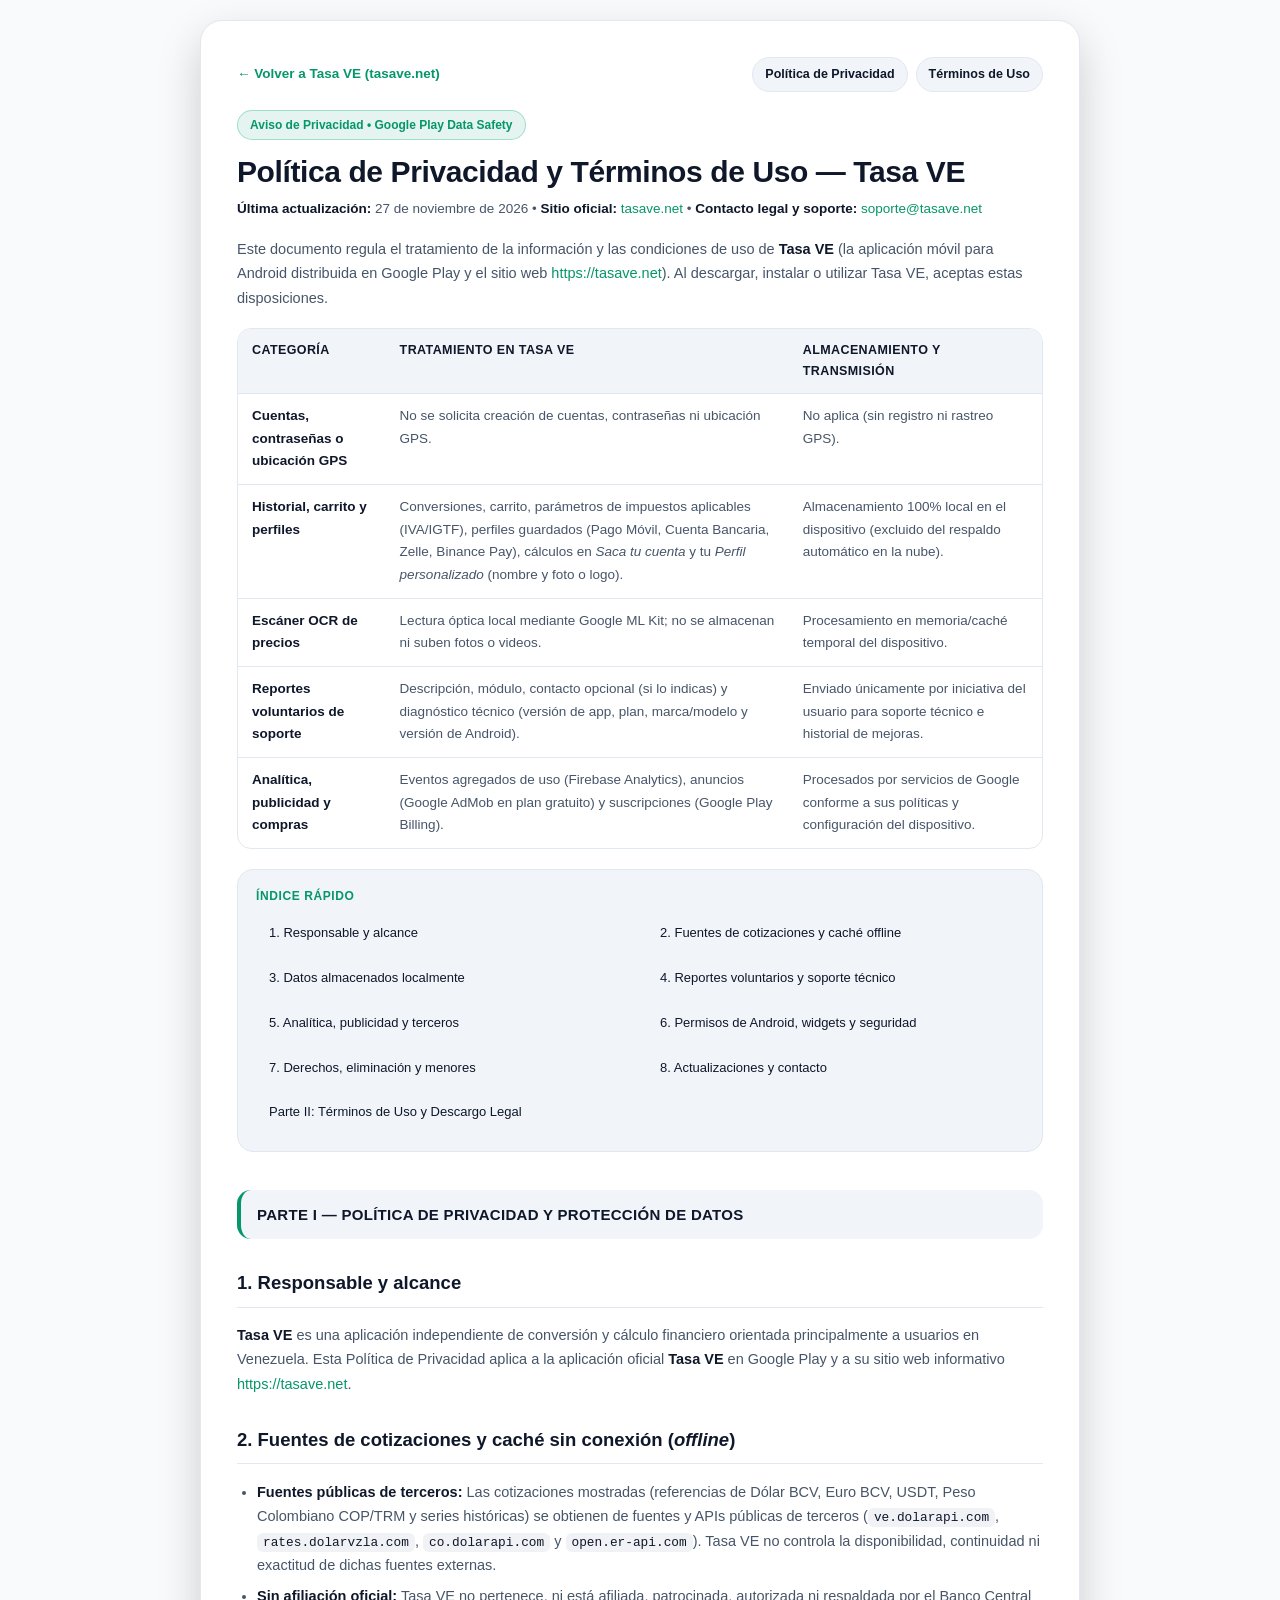
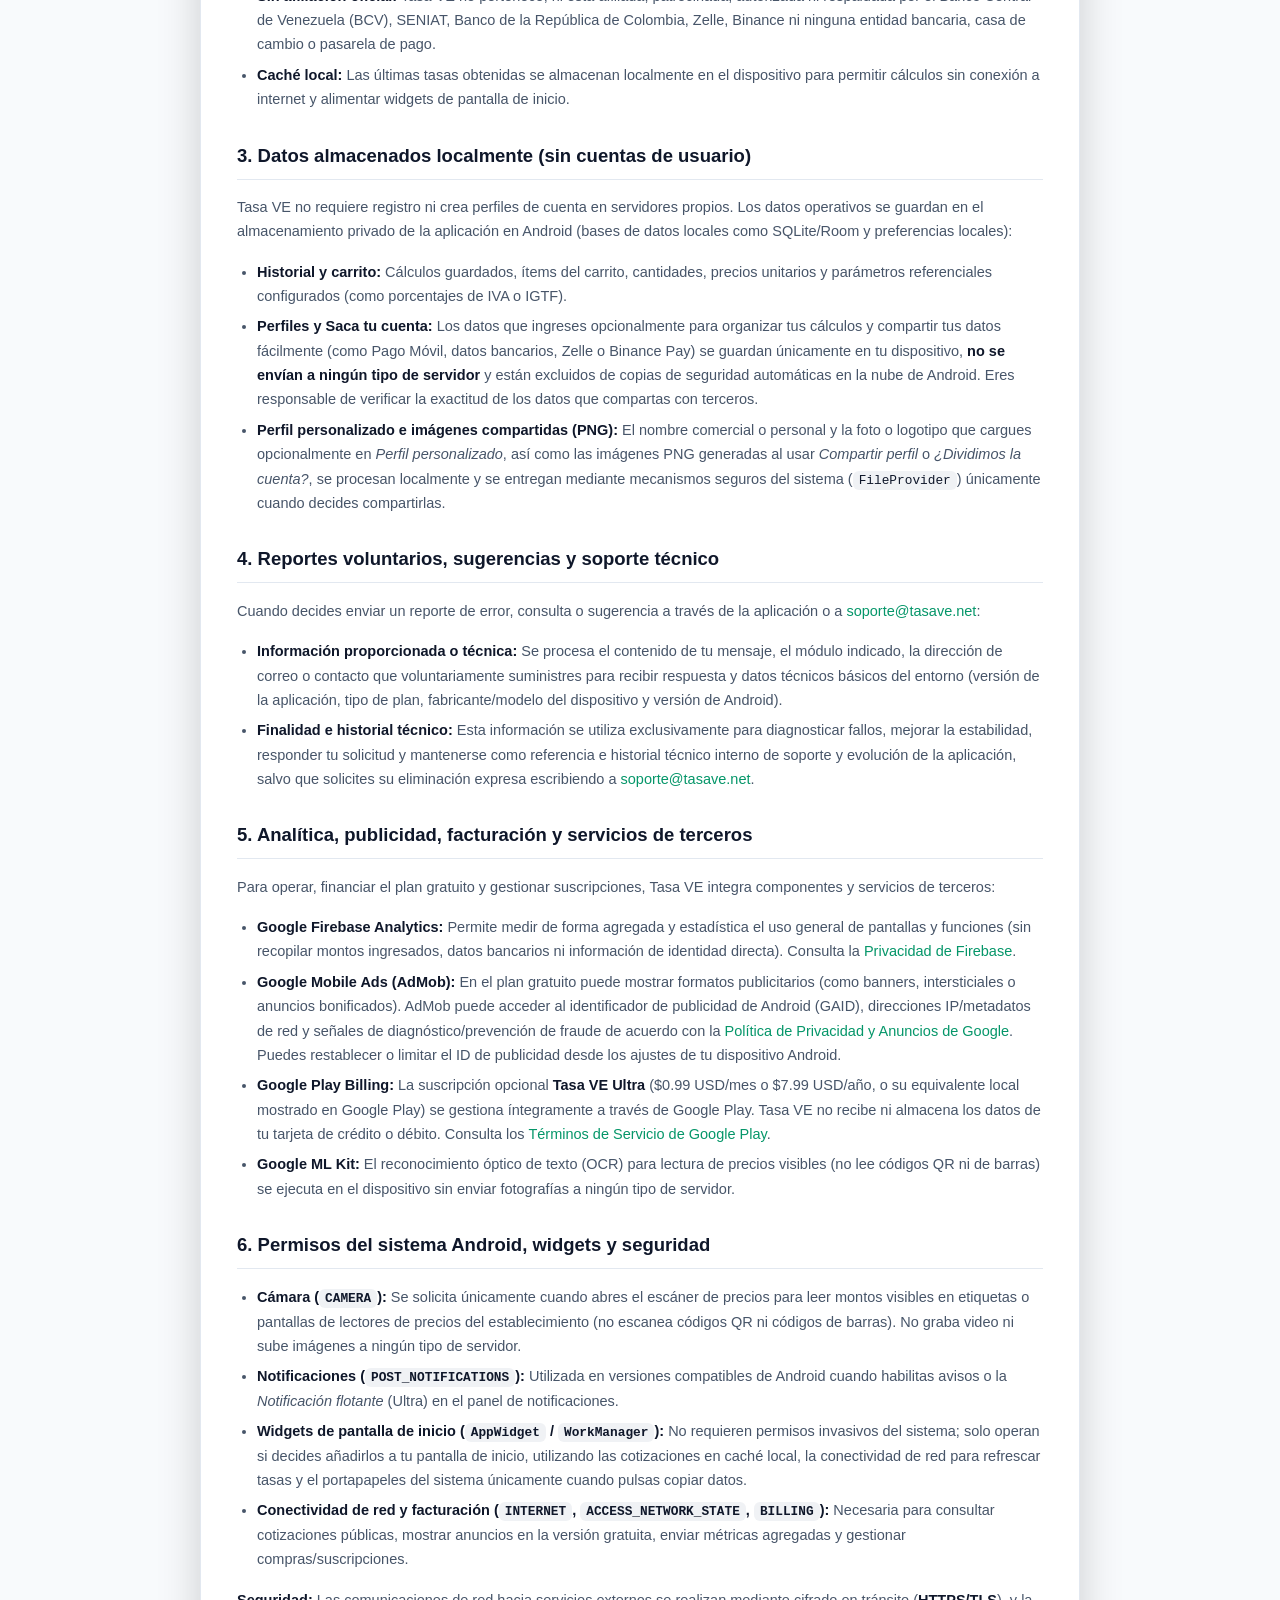
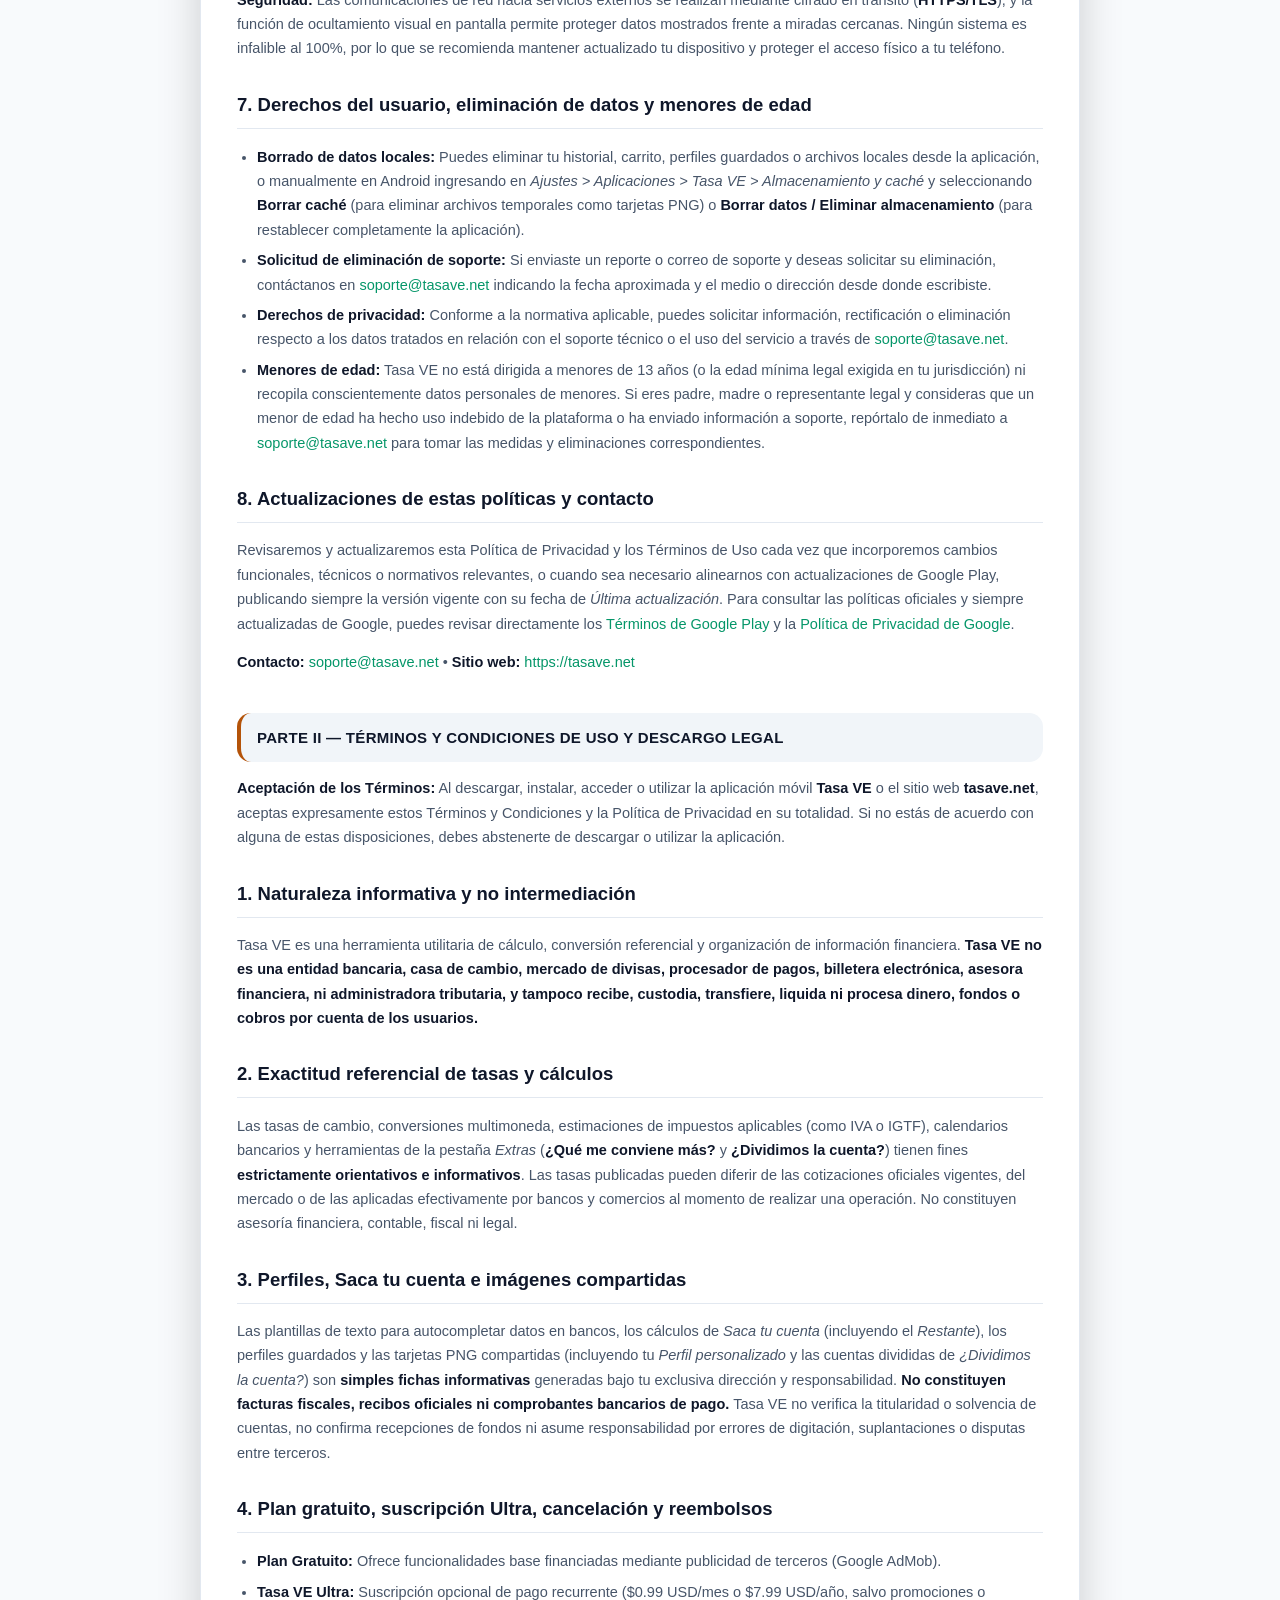
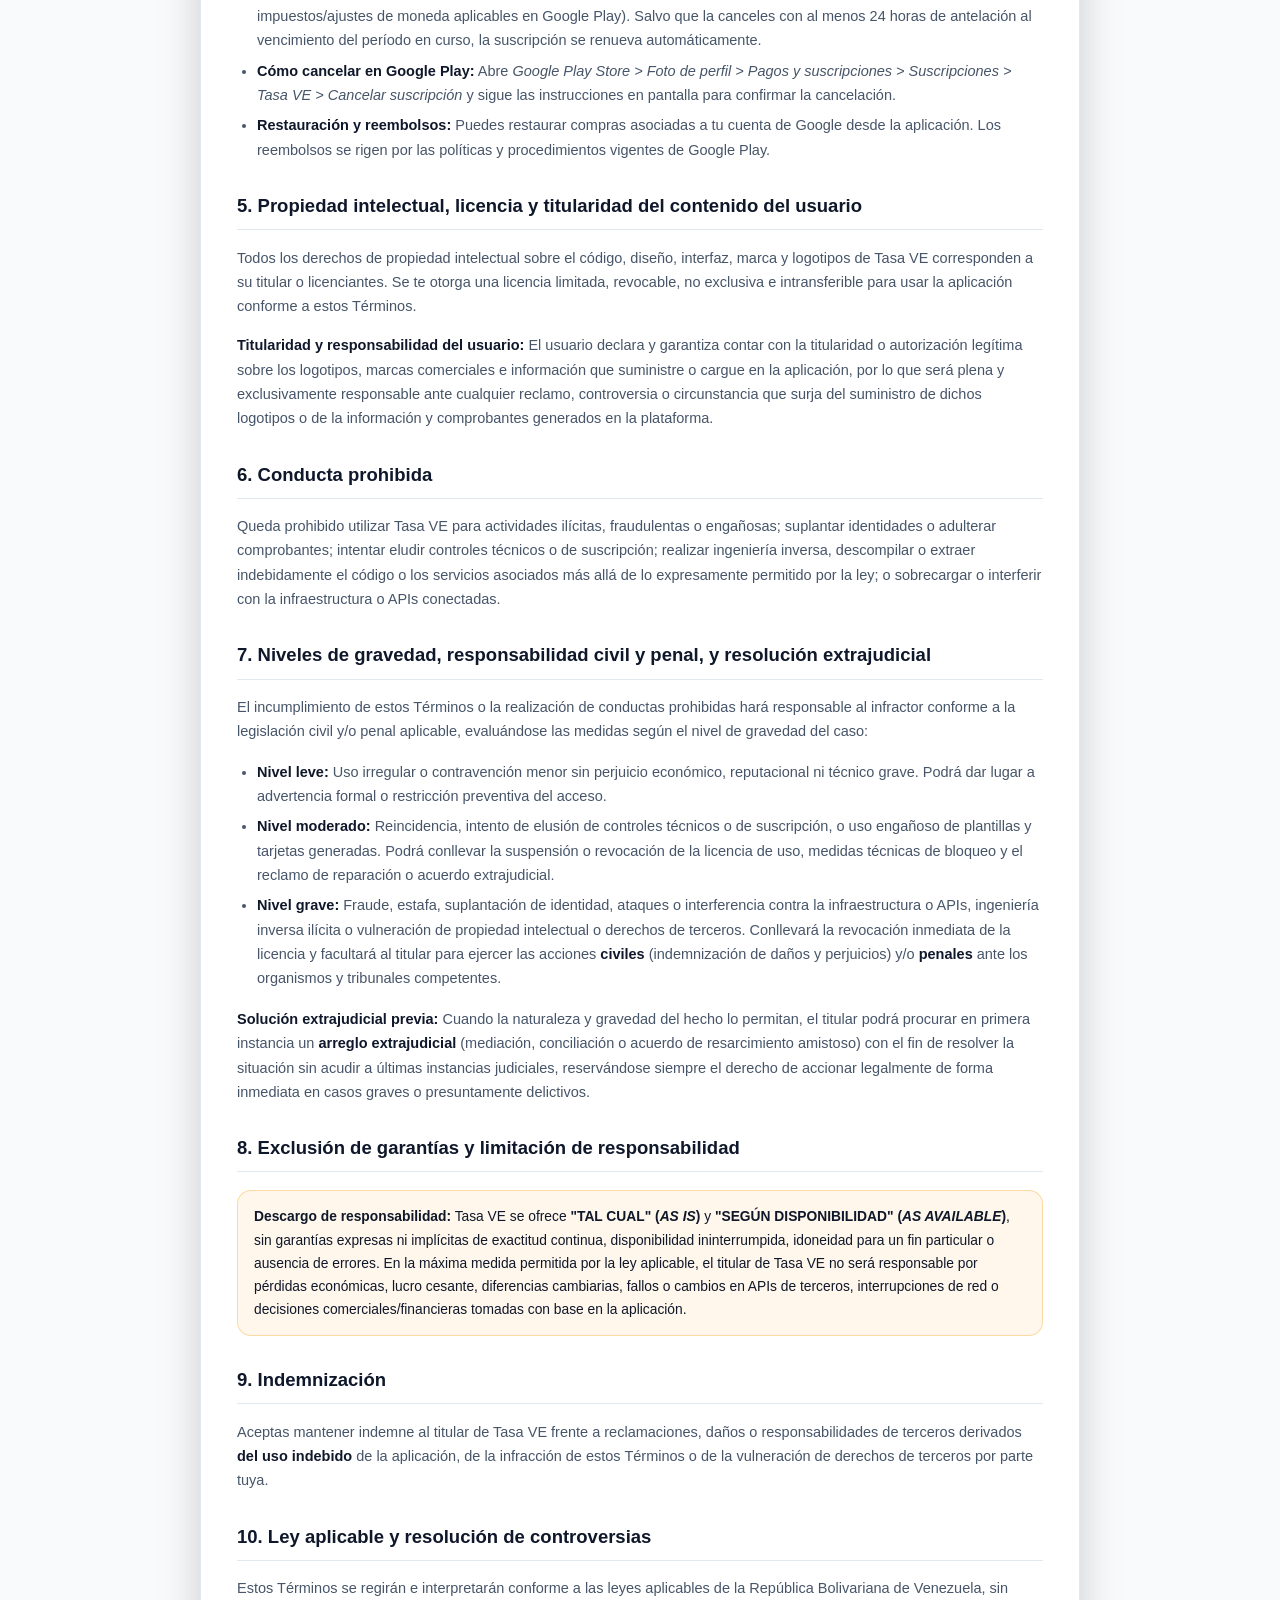
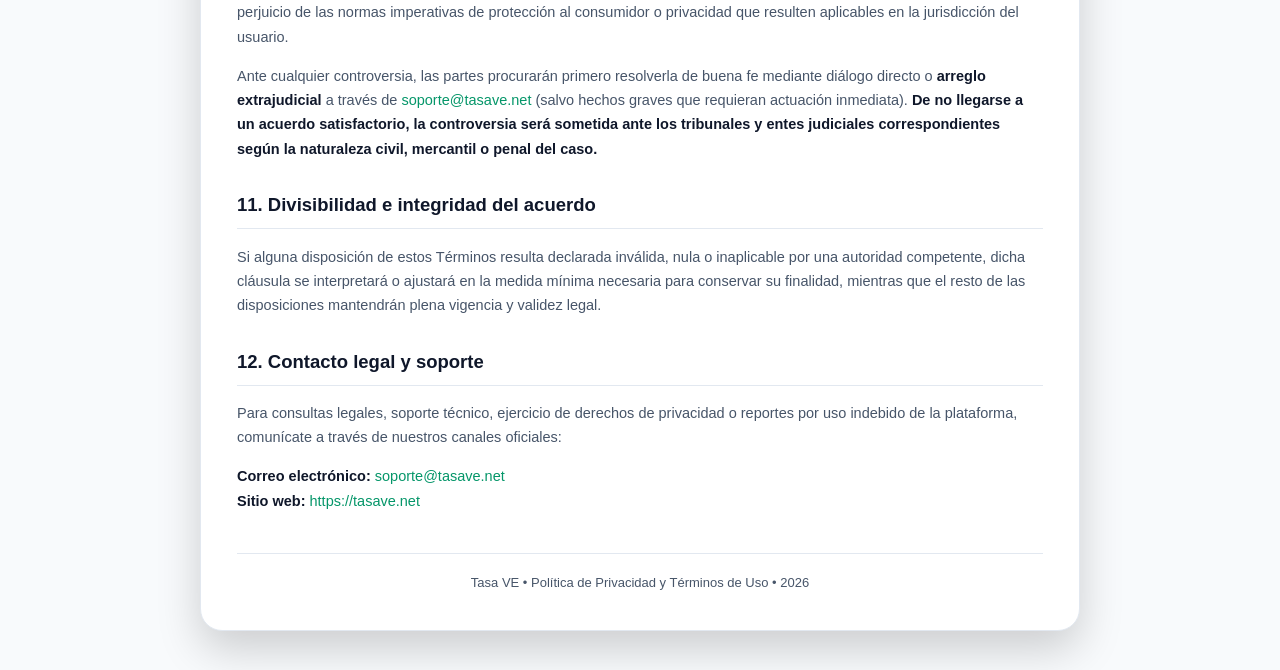
<file: docs/privacy-policy.html>
<!DOCTYPE html>
<html lang="es">
<head>
    <meta charset="UTF-8">
    <meta name="viewport" content="width=device-width, initial-scale=1.0">
    <meta name="color-scheme" content="dark light">
    <meta name="description" content="Política de Privacidad, Seguridad de Datos y Términos de Uso de Tasa VE — Calculadora de conversión financiera para Venezuela.">
    <title>Política de Privacidad y Términos de Uso — Tasa VE</title>
    <link rel="canonical" href="https://tasave.net/privacy-policy.html">
    <link rel="icon" href="/favicon.ico" sizes="any">
    <link rel="icon" type="image/png" sizes="48x48" href="assets/favicon-48x48.png">
    <link rel="icon" type="image/png" sizes="192x192" href="assets/favicon-192x192.png">
    <link rel="apple-touch-icon" sizes="180x180" href="assets/apple-touch-icon.png">
    <style>
        :root {
            --bg-color: #070A10;
            --card-bg: #111622;
            --surface-bg: #171E2E;
            --text-primary: #F8FAFC;
            --text-secondary: #94A3B8;
            --accent-green: #10B981;
            --accent-green-soft: rgba(16, 185, 129, 0.14);
            --accent-gold: #F59E0B;
            --border-color: rgba(148, 163, 184, 0.18);
        }
        @media (prefers-color-scheme: light) {
            :root {
                --bg-color: #F8FAFC;
                --card-bg: #FFFFFF;
                --surface-bg: #F1F5F9;
                --text-primary: #0F172A;
                --text-secondary: #475569;
                --accent-green: #059669;
                --accent-green-soft: rgba(5, 150, 105, 0.10);
                --accent-gold: #B45309;
                --border-color: #E2E8F0;
            }
        }
        * { box-sizing: border-box; }
        html { scroll-behavior: smooth; }
        body {
            font-family: -apple-system, BlinkMacSystemFont, "Segoe UI", Roboto, Helvetica, Arial, sans-serif;
            background-color: var(--bg-color);
            color: var(--text-primary);
            line-height: 1.68;
            margin: 0;
            padding: 20px 16px 40px;
        }
        .container {
            max-width: 880px;
            margin: 0 auto;
            background-color: var(--card-bg);
            border: 1px solid var(--border-color);
            border-radius: 22px;
            padding: 36px;
            box-shadow: 0 18px 44px rgba(0, 0, 0, 0.18);
        }
        .topbar {
            display: flex;
            flex-wrap: wrap;
            justify-content: space-between;
            align-items: center;
            gap: 12px;
            margin-bottom: 18px;
        }
        .back-link {
            font-weight: 700;
            font-size: 13.5px;
            color: var(--accent-green);
            text-decoration: none;
        }
        .back-link:hover { text-decoration: underline; }
        .part-pills {
            display: flex;
            gap: 8px;
            flex-wrap: wrap;
        }
        .part-pill {
            padding: 6px 12px;
            border-radius: 999px;
            background: var(--surface-bg);
            border: 1px solid var(--border-color);
            color: var(--text-primary);
            font-size: 12.5px;
            font-weight: 700;
            text-decoration: none;
        }
        .part-pill:hover {
            border-color: var(--accent-green);
            color: var(--accent-green);
        }
        .badge {
            display: inline-block;
            background: var(--accent-green-soft);
            color: var(--accent-green);
            border: 1px solid rgba(16, 185, 129, 0.34);
            border-radius: 999px;
            padding: 4px 12px;
            font-size: 12px;
            font-weight: 700;
            margin-bottom: 10px;
        }
        h1 {
            color: var(--text-primary);
            margin: 4px 0 8px;
            font-size: clamp(24px, 4vw, 30px);
            letter-spacing: -0.4px;
            line-height: 1.2;
        }
        .meta-line {
            font-size: 13.5px;
            color: var(--text-secondary);
            margin: 0 0 16px;
        }
        .part-heading {
            margin-top: 38px;
            padding: 12px 16px;
            border-radius: 14px;
            background: var(--surface-bg);
            border-left: 4px solid var(--accent-green);
            font-size: 15px;
            font-weight: 800;
            letter-spacing: 0.3px;
            text-transform: uppercase;
            color: var(--text-primary);
            scroll-margin-top: 18px;
        }
        .part-heading.terms { border-left-color: var(--accent-gold); }
        h2 {
            color: var(--text-primary);
            font-size: 18.5px;
            border-bottom: 1px solid var(--border-color);
            padding-bottom: 8px;
            margin-top: 28px;
            scroll-margin-top: 18px;
        }
        p, li {
            color: var(--text-secondary);
            font-size: 14.5px;
        }
        strong { color: var(--text-primary); }
        ul, ol { padding-left: 20px; }
        li { margin-bottom: 6px; }
        a { color: var(--accent-green); text-decoration: none; }
        a:hover { text-decoration: underline; }
        .toc {
            background-color: var(--surface-bg);
            border: 1px solid var(--border-color);
            border-radius: 16px;
            padding: 16px 18px;
            margin: 20px 0 24px;
        }
        .toc-title {
            font-size: 12px;
            font-weight: 800;
            text-transform: uppercase;
            letter-spacing: 0.6px;
            color: var(--accent-green);
            margin: 0 0 10px;
        }
        .toc-list {
            list-style: none;
            padding: 0;
            margin: 0;
            display: grid;
            grid-template-columns: repeat(auto-fit, minmax(250px, 1fr));
            gap: 5px 14px;
        }
        .toc-list a {
            display: block;
            padding: 6px 10px;
            border-radius: 10px;
            border-left: 3px solid transparent;
            color: var(--text-primary);
            font-size: 13px;
            font-weight: 500;
        }
        .toc-list a:hover {
            background-color: var(--accent-green-soft);
            border-left-color: var(--accent-green);
            text-decoration: none;
        }
        .table-wrap {
            overflow-x: auto;
            margin: 18px 0;
            border: 1px solid var(--border-color);
            border-radius: 14px;
        }
        table {
            width: 100%;
            border-collapse: collapse;
            font-size: 13.5px;
        }
        th, td {
            text-align: left;
            padding: 11px 14px;
            border-bottom: 1px solid var(--border-color);
            vertical-align: top;
        }
        th {
            background: var(--surface-bg);
            color: var(--text-primary);
            font-weight: 700;
            font-size: 12.5px;
            text-transform: uppercase;
            letter-spacing: 0.4px;
        }
        tr:last-child td { border-bottom: none; }
        td { color: var(--text-secondary); }
        .callout {
            background: rgba(245, 158, 11, 0.08);
            border: 1px solid rgba(245, 158, 11, 0.32);
            border-radius: 14px;
            padding: 14px 16px;
            margin: 18px 0;
        }
        .callout p {
            margin: 0;
            color: var(--text-primary);
            font-size: 13.8px;
        }
        code {
            background: rgba(148, 163, 184, 0.14);
            padding: 2px 6px;
            border-radius: 6px;
            font-size: 12.8px;
            color: var(--text-primary);
        }
        .footer {
            margin-top: 40px;
            padding-top: 18px;
            border-top: 1px solid var(--border-color);
            font-size: 13px;
            color: var(--text-secondary);
            text-align: center;
        }
        @media (max-width: 600px) {
            .container { padding: 22px 18px; }
        }
    </style>
</head>
<body>
    <main class="container">
        <div class="topbar">
            <a href="index.html" class="back-link">&larr; Volver a Tasa VE (tasave.net)</a>
            <div class="part-pills">
                <a href="#privacidad" class="part-pill">Política de Privacidad</a>
                <a href="#terminos" class="part-pill">Términos de Uso</a>
            </div>
        </div>

        <span class="badge">Aviso de Privacidad &bull; Google Play Data Safety</span>
        <h1>Política de Privacidad y Términos de Uso — Tasa VE</h1>
        <p class="meta-line">
            <strong>Última actualización:</strong> 27 de noviembre de 2026 &bull;
            <strong>Sitio oficial:</strong> <a href="https://tasave.net">tasave.net</a> &bull;
            <strong>Contacto legal y soporte:</strong> <a href="mailto:soporte@tasave.net">soporte@tasave.net</a>
        </p>
        <p>Este documento regula el tratamiento de la información y las condiciones de uso de <strong>Tasa VE</strong> (la aplicación móvil para Android distribuida en Google Play y el sitio web <a href="https://tasave.net">https://tasave.net</a>). Al descargar, instalar o utilizar Tasa VE, aceptas estas disposiciones.</p>

        <div class="table-wrap" role="region" aria-label="Resumen de seguridad de datos">
            <table>
                <thead>
                    <tr>
                        <th>Categoría</th>
                        <th>Tratamiento en Tasa VE</th>
                        <th>Almacenamiento y transmisión</th>
                    </tr>
                </thead>
                <tbody>
                    <tr>
                        <td><strong>Cuentas, contraseñas o ubicación GPS</strong></td>
                        <td>No se solicita creación de cuentas, contraseñas ni ubicación GPS.</td>
                        <td>No aplica (sin registro ni rastreo GPS).</td>
                    </tr>
                    <tr>
                        <td><strong>Historial, carrito y perfiles</strong></td>
                        <td>Conversiones, carrito, parámetros de impuestos aplicables (IVA/IGTF), perfiles guardados (Pago Móvil, Cuenta Bancaria, Zelle, Binance Pay), cálculos en <em>Saca tu cuenta</em> y tu <em>Perfil personalizado</em> (nombre y foto o logo).</td>
                        <td>Almacenamiento 100% local en el dispositivo (excluido del respaldo automático en la nube).</td>
                    </tr>
                    <tr>
                        <td><strong>Escáner OCR de precios</strong></td>
                        <td>Lectura óptica local mediante Google ML Kit; no se almacenan ni suben fotos o videos.</td>
                        <td>Procesamiento en memoria/caché temporal del dispositivo.</td>
                    </tr>
                    <tr>
                        <td><strong>Reportes voluntarios de soporte</strong></td>
                        <td>Descripción, módulo, contacto opcional (si lo indicas) y diagnóstico técnico (versión de app, plan, marca/modelo y versión de Android).</td>
                        <td>Enviado únicamente por iniciativa del usuario para soporte técnico e historial de mejoras.</td>
                    </tr>
                    <tr>
                        <td><strong>Analítica, publicidad y compras</strong></td>
                        <td>Eventos agregados de uso (Firebase Analytics), anuncios (Google AdMob en plan gratuito) y suscripciones (Google Play Billing).</td>
                        <td>Procesados por servicios de Google conforme a sus políticas y configuración del dispositivo.</td>
                    </tr>
                </tbody>
            </table>
        </div>

        <nav class="toc" aria-label="Índice del documento legal">
            <p class="toc-title">Índice rápido</p>
            <ol class="toc-list">
                <li><a href="#s1">1. Responsable y alcance</a></li>
                <li><a href="#s2">2. Fuentes de cotizaciones y caché offline</a></li>
                <li><a href="#s3">3. Datos almacenados localmente</a></li>
                <li><a href="#s4">4. Reportes voluntarios y soporte técnico</a></li>
                <li><a href="#s5">5. Analítica, publicidad y terceros</a></li>
                <li><a href="#s6">6. Permisos de Android, widgets y seguridad</a></li>
                <li><a href="#s7">7. Derechos, eliminación y menores</a></li>
                <li><a href="#s8">8. Actualizaciones y contacto</a></li>
                <li><a href="#terminos">Parte II: Términos de Uso y Descargo Legal</a></li>
            </ol>
        </nav>

        <!-- PARTE I: POLÍTICA DE PRIVACIDAD -->
        <div id="privacidad" class="part-heading">Parte I — Política de Privacidad y Protección de Datos</div>

        <h2 id="s1">1. Responsable y alcance</h2>
        <p><strong>Tasa VE</strong> es una aplicación independiente de conversión y cálculo financiero orientada principalmente a usuarios en Venezuela. Esta Política de Privacidad aplica a la aplicación oficial <strong>Tasa VE</strong> en Google Play y a su sitio web informativo <a href="https://tasave.net">https://tasave.net</a>.</p>

        <h2 id="s2">2. Fuentes de cotizaciones y caché sin conexión (<em>offline</em>)</h2>
        <ul>
            <li><strong>Fuentes públicas de terceros:</strong> Las cotizaciones mostradas (referencias de Dólar BCV, Euro BCV, USDT, Peso Colombiano COP/TRM y series históricas) se obtienen de fuentes y APIs públicas de terceros (<code>ve.dolarapi.com</code>, <code>rates.dolarvzla.com</code>, <code>co.dolarapi.com</code> y <code>open.er-api.com</code>). Tasa VE no controla la disponibilidad, continuidad ni exactitud de dichas fuentes externas.</li>
            <li><strong>Sin afiliación oficial:</strong> Tasa VE no pertenece, ni está afiliada, patrocinada, autorizada ni respaldada por el Banco Central de Venezuela (BCV), SENIAT, Banco de la República de Colombia, Zelle, Binance ni ninguna entidad bancaria, casa de cambio o pasarela de pago.</li>
            <li><strong>Caché local:</strong> Las últimas tasas obtenidas se almacenan localmente en el dispositivo para permitir cálculos sin conexión a internet y alimentar widgets de pantalla de inicio.</li>
        </ul>

        <h2 id="s3">3. Datos almacenados localmente (sin cuentas de usuario)</h2>
        <p>Tasa VE no requiere registro ni crea perfiles de cuenta en servidores propios. Los datos operativos se guardan en el almacenamiento privado de la aplicación en Android (bases de datos locales como SQLite/Room y preferencias locales):</p>
        <ul>
            <li><strong>Historial y carrito:</strong> Cálculos guardados, ítems del carrito, cantidades, precios unitarios y parámetros referenciales configurados (como porcentajes de IVA o IGTF).</li>
            <li><strong>Perfiles y Saca tu cuenta:</strong> Los datos que ingreses opcionalmente para organizar tus cálculos y compartir tus datos fácilmente (como Pago Móvil, datos bancarios, Zelle o Binance Pay) se guardan únicamente en tu dispositivo, <strong>no se envían a ningún tipo de servidor</strong> y están excluidos de copias de seguridad automáticas en la nube de Android. Eres responsable de verificar la exactitud de los datos que compartas con terceros.</li>
            <li><strong>Perfil personalizado e imágenes compartidas (PNG):</strong> El nombre comercial o personal y la foto o logotipo que cargues opcionalmente en <em>Perfil personalizado</em>, así como las imágenes PNG generadas al usar <em>Compartir perfil</em> o <em>¿Dividimos la cuenta?</em>, se procesan localmente y se entregan mediante mecanismos seguros del sistema (<code>FileProvider</code>) únicamente cuando decides compartirlas.</li>
        </ul>

        <h2 id="s4">4. Reportes voluntarios, sugerencias y soporte técnico</h2>
        <p>Cuando decides enviar un reporte de error, consulta o sugerencia a través de la aplicación o a <a href="mailto:soporte@tasave.net">soporte@tasave.net</a>:</p>
        <ul>
            <li><strong>Información proporcionada o técnica:</strong> Se procesa el contenido de tu mensaje, el módulo indicado, la dirección de correo o contacto que voluntariamente suministres para recibir respuesta y datos técnicos básicos del entorno (versión de la aplicación, tipo de plan, fabricante/modelo del dispositivo y versión de Android).</li>
            <li><strong>Finalidad e historial técnico:</strong> Esta información se utiliza exclusivamente para diagnosticar fallos, mejorar la estabilidad, responder tu solicitud y mantenerse como referencia e historial técnico interno de soporte y evolución de la aplicación, salvo que solicites su eliminación expresa escribiendo a <a href="mailto:soporte@tasave.net">soporte@tasave.net</a>.</li>
        </ul>

        <h2 id="s5">5. Analítica, publicidad, facturación y servicios de terceros</h2>
        <p>Para operar, financiar el plan gratuito y gestionar suscripciones, Tasa VE integra componentes y servicios de terceros:</p>
        <ul>
            <li><strong>Google Firebase Analytics:</strong> Permite medir de forma agregada y estadística el uso general de pantallas y funciones (sin recopilar montos ingresados, datos bancarios ni información de identidad directa). Consulta la <a href="https://firebase.google.com/support/privacy" target="_blank" rel="noopener noreferrer">Privacidad de Firebase</a>.</li>
            <li><strong>Google Mobile Ads (AdMob):</strong> En el plan gratuito puede mostrar formatos publicitarios (como banners, intersticiales o anuncios bonificados). AdMob puede acceder al identificador de publicidad de Android (GAID), direcciones IP/metadatos de red y señales de diagnóstico/prevención de fraude de acuerdo con la <a href="https://policies.google.com/technologies/ads" target="_blank" rel="noopener noreferrer">Política de Privacidad y Anuncios de Google</a>. Puedes restablecer o limitar el ID de publicidad desde los ajustes de tu dispositivo Android.</li>
            <li><strong>Google Play Billing:</strong> La suscripción opcional <strong>Tasa VE Ultra</strong> ($0.99 USD/mes o $7.99 USD/año, o su equivalente local mostrado en Google Play) se gestiona íntegramente a través de Google Play. Tasa VE no recibe ni almacena los datos de tu tarjeta de crédito o débito. Consulta los <a href="https://play.google.com/intl/es_es/about/play-terms/" target="_blank" rel="noopener noreferrer">Términos de Servicio de Google Play</a>.</li>
            <li><strong>Google ML Kit:</strong> El reconocimiento óptico de texto (OCR) para lectura de precios visibles (no lee códigos QR ni de barras) se ejecuta en el dispositivo sin enviar fotografías a ningún tipo de servidor.</li>
        </ul>

        <h2 id="s6">6. Permisos del sistema Android, widgets y seguridad</h2>
        <ul>
            <li><strong>Cámara (<code>CAMERA</code>):</strong> Se solicita únicamente cuando abres el escáner de precios para leer montos visibles en etiquetas o pantallas de lectores de precios del establecimiento (no escanea códigos QR ni códigos de barras). No graba video ni sube imágenes a ningún tipo de servidor.</li>
            <li><strong>Notificaciones (<code>POST_NOTIFICATIONS</code>):</strong> Utilizada en versiones compatibles de Android cuando habilitas avisos o la <em>Notificación flotante</em> (Ultra) en el panel de notificaciones.</li>
            <li><strong>Widgets de pantalla de inicio (<code>AppWidget</code> / <code>WorkManager</code>):</strong> No requieren permisos invasivos del sistema; solo operan si decides añadirlos a tu pantalla de inicio, utilizando las cotizaciones en caché local, la conectividad de red para refrescar tasas y el portapapeles del sistema únicamente cuando pulsas copiar datos.</li>
            <li><strong>Conectividad de red y facturación (<code>INTERNET</code>, <code>ACCESS_NETWORK_STATE</code>, <code>BILLING</code>):</strong> Necesaria para consultar cotizaciones públicas, mostrar anuncios en la versión gratuita, enviar métricas agregadas y gestionar compras/suscripciones.</li>
        </ul>
        <p><strong>Seguridad:</strong> Las comunicaciones de red hacia servicios externos se realizan mediante cifrado en tránsito (<strong>HTTPS/TLS</strong>), y la función de ocultamiento visual en pantalla permite proteger datos mostrados frente a miradas cercanas. Ningún sistema es infalible al 100%, por lo que se recomienda mantener actualizado tu dispositivo y proteger el acceso físico a tu teléfono.</p>

        <h2 id="s7">7. Derechos del usuario, eliminación de datos y menores de edad</h2>
        <ul>
            <li><strong>Borrado de datos locales:</strong> Puedes eliminar tu historial, carrito, perfiles guardados o archivos locales desde la aplicación, o manualmente en Android ingresando en <em>Ajustes &gt; Aplicaciones &gt; Tasa VE &gt; Almacenamiento y caché</em> y seleccionando <strong>Borrar caché</strong> (para eliminar archivos temporales como tarjetas PNG) o <strong>Borrar datos / Eliminar almacenamiento</strong> (para restablecer completamente la aplicación).</li>
            <li><strong>Solicitud de eliminación de soporte:</strong> Si enviaste un reporte o correo de soporte y deseas solicitar su eliminación, contáctanos en <a href="mailto:soporte@tasave.net">soporte@tasave.net</a> indicando la fecha aproximada y el medio o dirección desde donde escribiste.</li>
            <li><strong>Derechos de privacidad:</strong> Conforme a la normativa aplicable, puedes solicitar información, rectificación o eliminación respecto a los datos tratados en relación con el soporte técnico o el uso del servicio a través de <a href="mailto:soporte@tasave.net">soporte@tasave.net</a>.</li>
            <li><strong>Menores de edad:</strong> Tasa VE no está dirigida a menores de 13 años (o la edad mínima legal exigida en tu jurisdicción) ni recopila conscientemente datos personales de menores. Si eres padre, madre o representante legal y consideras que un menor de edad ha hecho uso indebido de la plataforma o ha enviado información a soporte, repórtalo de inmediato a <a href="mailto:soporte@tasave.net">soporte@tasave.net</a> para tomar las medidas y eliminaciones correspondientes.</li>
        </ul>

        <h2 id="s8">8. Actualizaciones de estas políticas y contacto</h2>
        <p>Revisaremos y actualizaremos esta Política de Privacidad y los Términos de Uso cada vez que incorporemos cambios funcionales, técnicos o normativos relevantes, o cuando sea necesario alinearnos con actualizaciones de Google Play, publicando siempre la versión vigente con su fecha de <em>Última actualización</em>. Para consultar las políticas oficiales y siempre actualizadas de Google, puedes revisar directamente los <a href="https://play.google.com/intl/es_es/about/play-terms/" target="_blank" rel="noopener noreferrer">Términos de Google Play</a> y la <a href="https://policies.google.com/privacy" target="_blank" rel="noopener noreferrer">Política de Privacidad de Google</a>.</p>
        <p><strong>Contacto:</strong> <a href="mailto:soporte@tasave.net">soporte@tasave.net</a> &bull; <strong>Sitio web:</strong> <a href="https://tasave.net">https://tasave.net</a></p>

        <!-- PARTE II: TÉRMINOS Y CONDICIONES -->
        <div id="terminos" class="part-heading terms">Parte II — Términos y Condiciones de Uso y Descargo Legal</div>
        <p><strong>Aceptación de los Términos:</strong> Al descargar, instalar, acceder o utilizar la aplicación móvil <strong>Tasa VE</strong> o el sitio web <strong>tasave.net</strong>, aceptas expresamente estos Términos y Condiciones y la Política de Privacidad en su totalidad. Si no estás de acuerdo con alguna de estas disposiciones, debes abstenerte de descargar o utilizar la aplicación.</p>

        <h2 id="t1">1. Naturaleza informativa y no intermediación</h2>
        <p>Tasa VE es una herramienta utilitaria de cálculo, conversión referencial y organización de información financiera. <strong>Tasa VE no es una entidad bancaria, casa de cambio, mercado de divisas, procesador de pagos, billetera electrónica, asesora financiera, ni administradora tributaria, y tampoco recibe, custodia, transfiere, liquida ni procesa dinero, fondos o cobros por cuenta de los usuarios.</strong></p>

        <h2 id="t2">2. Exactitud referencial de tasas y cálculos</h2>
        <p>Las tasas de cambio, conversiones multimoneda, estimaciones de impuestos aplicables (como IVA o IGTF), calendarios bancarios y herramientas de la pestaña <em>Extras</em> (<strong>¿Qué me conviene más?</strong> y <strong>¿Dividimos la cuenta?</strong>) tienen fines <strong>estrictamente orientativos e informativos</strong>. Las tasas publicadas pueden diferir de las cotizaciones oficiales vigentes, del mercado o de las aplicadas efectivamente por bancos y comercios al momento de realizar una operación. No constituyen asesoría financiera, contable, fiscal ni legal.</p>

        <h2 id="t3">3. Perfiles, Saca tu cuenta e imágenes compartidas</h2>
        <p>Las plantillas de texto para autocompletar datos en bancos, los cálculos de <em>Saca tu cuenta</em> (incluyendo el <em>Restante</em>), los perfiles guardados y las tarjetas PNG compartidas (incluyendo tu <em>Perfil personalizado</em> y las cuentas divididas de <em>¿Dividimos la cuenta?</em>) son <strong>simples fichas informativas</strong> generadas bajo tu exclusiva dirección y responsabilidad. <strong>No constituyen facturas fiscales, recibos oficiales ni comprobantes bancarios de pago.</strong> Tasa VE no verifica la titularidad o solvencia de cuentas, no confirma recepciones de fondos ni asume responsabilidad por errores de digitación, suplantaciones o disputas entre terceros.</p>

        <h2 id="t4">4. Plan gratuito, suscripción Ultra, cancelación y reembolsos</h2>
        <ul>
            <li><strong>Plan Gratuito:</strong> Ofrece funcionalidades base financiadas mediante publicidad de terceros (Google AdMob).</li>
            <li><strong>Tasa VE Ultra:</strong> Suscripción opcional de pago recurrente ($0.99 USD/mes o $7.99 USD/año, salvo promociones o impuestos/ajustes de moneda aplicables en Google Play). Salvo que la canceles con al menos 24 horas de antelación al vencimiento del período en curso, la suscripción se renueva automáticamente.</li>
            <li><strong>Cómo cancelar en Google Play:</strong> Abre <em>Google Play Store &gt; Foto de perfil &gt; Pagos y suscripciones &gt; Suscripciones &gt; Tasa VE &gt; Cancelar suscripción</em> y sigue las instrucciones en pantalla para confirmar la cancelación.</li>
            <li><strong>Restauración y reembolsos:</strong> Puedes restaurar compras asociadas a tu cuenta de Google desde la aplicación. Los reembolsos se rigen por las políticas y procedimientos vigentes de Google Play.</li>
        </ul>

        <h2 id="t5">5. Propiedad intelectual, licencia y titularidad del contenido del usuario</h2>
        <p>Todos los derechos de propiedad intelectual sobre el código, diseño, interfaz, marca y logotipos de Tasa VE corresponden a su titular o licenciantes. Se te otorga una licencia limitada, revocable, no exclusiva e intransferible para usar la aplicación conforme a estos Términos.</p>
        <p><strong>Titularidad y responsabilidad del usuario:</strong> El usuario declara y garantiza contar con la titularidad o autorización legítima sobre los logotipos, marcas comerciales e información que suministre o cargue en la aplicación, por lo que será plena y exclusivamente responsable ante cualquier reclamo, controversia o circunstancia que surja del suministro de dichos logotipos o de la información y comprobantes generados en la plataforma.</p>

        <h2 id="t6">6. Conducta prohibida</h2>
        <p>Queda prohibido utilizar Tasa VE para actividades ilícitas, fraudulentas o engañosas; suplantar identidades o adulterar comprobantes; intentar eludir controles técnicos o de suscripción; realizar ingeniería inversa, descompilar o extraer indebidamente el código o los servicios asociados más allá de lo expresamente permitido por la ley; o sobrecargar o interferir con la infraestructura o APIs conectadas.</p>

        <h2 id="t7">7. Niveles de gravedad, responsabilidad civil y penal, y resolución extrajudicial</h2>
        <p>El incumplimiento de estos Términos o la realización de conductas prohibidas hará responsable al infractor conforme a la legislación civil y/o penal aplicable, evaluándose las medidas según el nivel de gravedad del caso:</p>
        <ul>
            <li><strong>Nivel leve:</strong> Uso irregular o contravención menor sin perjuicio económico, reputacional ni técnico grave. Podrá dar lugar a advertencia formal o restricción preventiva del acceso.</li>
            <li><strong>Nivel moderado:</strong> Reincidencia, intento de elusión de controles técnicos o de suscripción, o uso engañoso de plantillas y tarjetas generadas. Podrá conllevar la suspensión o revocación de la licencia de uso, medidas técnicas de bloqueo y el reclamo de reparación o acuerdo extrajudicial.</li>
            <li><strong>Nivel grave:</strong> Fraude, estafa, suplantación de identidad, ataques o interferencia contra la infraestructura o APIs, ingeniería inversa ilícita o vulneración de propiedad intelectual o derechos de terceros. Conllevará la revocación inmediata de la licencia y facultará al titular para ejercer las acciones <strong>civiles</strong> (indemnización de daños y perjuicios) y/o <strong>penales</strong> ante los organismos y tribunales competentes.</li>
        </ul>
        <p><strong>Solución extrajudicial previa:</strong> Cuando la naturaleza y gravedad del hecho lo permitan, el titular podrá procurar en primera instancia un <strong>arreglo extrajudicial</strong> (mediación, conciliación o acuerdo de resarcimiento amistoso) con el fin de resolver la situación sin acudir a últimas instancias judiciales, reservándose siempre el derecho de accionar legalmente de forma inmediata en casos graves o presuntamente delictivos.</p>

        <h2 id="t8">8. Exclusión de garantías y limitación de responsabilidad</h2>
        <div class="callout">
            <p><strong>Descargo de responsabilidad:</strong> Tasa VE se ofrece <strong>"TAL CUAL" (<em>AS IS</em>)</strong> y <strong>"SEGÚN DISPONIBILIDAD" (<em>AS AVAILABLE</em>)</strong>, sin garantías expresas ni implícitas de exactitud continua, disponibilidad ininterrumpida, idoneidad para un fin particular o ausencia de errores. En la máxima medida permitida por la ley aplicable, el titular de Tasa VE no será responsable por pérdidas económicas, lucro cesante, diferencias cambiarias, fallos o cambios en APIs de terceros, interrupciones de red o decisiones comerciales/financieras tomadas con base en la aplicación.</p>
        </div>

        <h2 id="t9">9. Indemnización</h2>
        <p>Aceptas mantener indemne al titular de Tasa VE frente a reclamaciones, daños o responsabilidades de terceros derivados <strong>del uso indebido</strong> de la aplicación, de la infracción de estos Términos o de la vulneración de derechos de terceros por parte tuya.</p>

        <h2 id="t10">10. Ley aplicable y resolución de controversias</h2>
        <p>Estos Términos se regirán e interpretarán conforme a las leyes aplicables de la República Bolivariana de Venezuela, sin perjuicio de las normas imperativas de protección al consumidor o privacidad que resulten aplicables en la jurisdicción del usuario.</p>
        <p>Ante cualquier controversia, las partes procurarán primero resolverla de buena fe mediante diálogo directo o <strong>arreglo extrajudicial</strong> a través de <a href="mailto:soporte@tasave.net">soporte@tasave.net</a> (salvo hechos graves que requieran actuación inmediata). <strong>De no llegarse a un acuerdo satisfactorio, la controversia será sometida ante los tribunales y entes judiciales correspondientes según la naturaleza civil, mercantil o penal del caso.</strong></p>

        <h2 id="t11">11. Divisibilidad e integridad del acuerdo</h2>
        <p>Si alguna disposición de estos Términos resulta declarada inválida, nula o inaplicable por una autoridad competente, dicha cláusula se interpretará o ajustará en la medida mínima necesaria para conservar su finalidad, mientras que el resto de las disposiciones mantendrán plena vigencia y validez legal.</p>

        <h2 id="t12">12. Contacto legal y soporte</h2>
        <p>Para consultas legales, soporte técnico, ejercicio de derechos de privacidad o reportes por uso indebido de la plataforma, comunícate a través de nuestros canales oficiales:</p>
        <p><strong>Correo electrónico:</strong> <a href="mailto:soporte@tasave.net">soporte@tasave.net</a><br>
        <strong>Sitio web:</strong> <a href="https://tasave.net">https://tasave.net</a></p>

        <div class="footer">
            Tasa VE &bull; Política de Privacidad y Términos de Uso &bull; 2026
        </div>
    </main>
</body>
</html>
</file>
<file: docs/styles.css>
/* ==========================================================================
   TASA VE — SILK WAVE & CURVES DESIGN SYSTEM (Mobile-First)
   Three-Layer Token Architecture: Primitive -> Semantic -> Component
   ========================================================================== */

:root {
  /* Layer 1: Primitives */
  --p-obsidian-950: #05080d;
  --p-obsidian-900: #070b11;
  --p-obsidian-850: #0c121b;
  --p-obsidian-800: #111826;
  --p-slate-700: #1e293b;
  --p-slate-500: #64748b;
  --p-slate-400: #94a3b8;
  --p-slate-200: #e2e8f0;
  --p-slate-100: #f1f5f9;
  --p-white: #ffffff;

  --p-emerald-900: #064e3b;
  --p-emerald-800: #065f46;
  --p-emerald-500: #10b981;
  --p-emerald-400: #34d399;
  --p-teal-400: #2dd4bf;

  --p-orange-400: #ff8a00;
  --p-orange-500: #f97316;
  --p-orange-700: #c2410c;

  /* Layer 2: Semantics (Dark default) */
  --bg-canvas: var(--p-obsidian-900);
  --bg-elevated: rgba(255, 255, 255, 0.045);
  --bg-elevated-strong: rgba(13, 19, 29, 0.92);
  --border-subtle: rgba(255, 255, 255, 0.09);
  --border-strong: rgba(255, 255, 255, 0.16);
  --text-primary: #f8fafc;
  --text-secondary: #9fb0c7;
  --text-muted: #6c7d96;
  --accent: var(--p-emerald-500);
  --accent-bright: var(--p-emerald-400);
  --accent-on: #03150e;

  /* Layer 3: Component & Shape Tokens */
  --font-display: "Plus Jakarta Sans", -apple-system, BlinkMacSystemFont, "Segoe UI", sans-serif;
  --font-body: "DM Sans", -apple-system, BlinkMacSystemFont, "Segoe UI", sans-serif;
  --radius-story: 30px;
  --radius-card: 24px;
  --radius-pill: 999px;
  --container-max: 1120px;
  --header-h: 66px;
  --shadow-phone: 0 28px 64px rgba(0, 0, 0, 0.62);
  --shadow-card: 0 18px 44px rgba(0, 0, 0, 0.32);
}

[data-theme="light"] {
  --bg-canvas: #f4f7fb;
  --bg-elevated: #ffffff;
  --bg-elevated-strong: rgba(255, 255, 255, 0.94);
  --border-subtle: rgba(15, 23, 42, 0.09);
  --border-strong: rgba(15, 23, 42, 0.16);
  --text-primary: #0a101d;
  --text-secondary: #43536b;
  --text-muted: #64748b;
  --accent: #059669;
  --accent-bright: #047857;
  --accent-on: #ffffff;
  --shadow-phone: 0 24px 52px rgba(15, 23, 42, 0.24);
  --shadow-card: 0 12px 32px rgba(15, 23, 42, 0.08);
}

*,
*::before,
*::after {
  box-sizing: border-box;
  margin: 0;
  padding: 0;
}

html {
  scroll-behavior: smooth;
  -webkit-text-size-adjust: 100%;
  overscroll-behavior-y: contain;
  overflow-x: clip;
}

body {
  font-family: var(--font-body);
  background-color: var(--bg-canvas);
  color: var(--text-primary);
  line-height: 1.55;
  overflow-x: clip;
  max-width: 100%;
  -webkit-font-smoothing: antialiased;
  text-rendering: optimizeLegibility;
  padding-bottom: 86px; /* Space for mobile sticky thumb bar */
}

.hero-grid > *,
.stories-grid > *,
.plans-grid > *,
.about-card > * {
  min-width: 0;
}

@media (min-width: 768px) {
  body {
    padding-bottom: 0;
  }
}

img {
  max-width: 100%;
  display: block;
}

a {
  color: inherit;
  text-decoration: none;
}

button {
  font-family: inherit;
  cursor: pointer;
  border: none;
  background: none;
  color: inherit;
}

:focus-visible {
  outline: 2px solid var(--accent-bright);
  outline-offset: 3px;
}

.sr-only {
  position: absolute;
  width: 1px;
  height: 1px;
  overflow: hidden;
  clip: rect(0, 0, 0, 0);
  white-space: nowrap;
}

.container {
  width: 100%;
  max-width: var(--container-max);
  margin: 0 auto;
  padding: 0 18px;
}

@media (min-width: 768px) {
  .container {
    padding: 0 28px;
  }
}

/* ==========================================================================
   HEADER
   ========================================================================== */
.site-header {
  position: sticky;
  top: 0;
  z-index: 60;
  height: var(--header-h);
  display: flex;
  align-items: center;
  background: rgba(7, 11, 17, 0.72);
  backdrop-filter: blur(18px);
  -webkit-backdrop-filter: blur(18px);
  border-bottom: 1px solid rgba(255, 255, 255, 0.06);
}

[data-theme="light"] .site-header {
  background: rgba(244, 247, 251, 0.84);
  border-bottom-color: rgba(15, 23, 42, 0.08);
}

.header-inner {
  display: flex;
  align-items: center;
  justify-content: space-between;
  gap: 14px;
}

.brand-link {
  display: inline-flex;
  align-items: center;
  gap: 10px;
  font-family: var(--font-display);
  font-weight: 800;
  font-size: 1.08rem;
  letter-spacing: -0.025em;
}

.brand-logo {
  width: 34px;
  height: 34px;
  border-radius: 10px;
  object-fit: contain;
}

.desktop-nav {
  display: none;
  align-items: center;
  gap: 26px;
}

.desktop-nav a {
  font-size: 0.92rem;
  font-weight: 600;
  color: var(--text-secondary);
  transition: color 0.18s ease;
}

.desktop-nav a:hover {
  color: var(--text-primary);
}

.header-actions {
  display: flex;
  align-items: center;
  gap: 10px;
}

.theme-btn {
  width: 40px;
  height: 40px;
  border-radius: var(--radius-pill);
  display: inline-flex;
  align-items: center;
  justify-content: center;
  background: var(--bg-elevated);
  border: 1px solid var(--border-subtle);
  color: var(--text-primary);
  transition: background 0.2s ease, border-color 0.2s ease;
}

.theme-btn:hover {
  border-color: var(--border-strong);
}

.icon-sun { display: none; }
.icon-moon { display: block; }
[data-theme="dark"] .icon-sun { display: block; }
[data-theme="dark"] .icon-moon { display: none; }

.header-pill-cta {
  display: inline-flex;
  align-items: center;
  justify-content: center;
  min-height: 40px;
  padding: 0 16px;
  border-radius: var(--radius-pill);
  background: var(--p-emerald-500);
  color: #03150e;
  font-family: var(--font-display);
  font-size: 0.85rem;
  font-weight: 800;
  transition: transform 0.18s ease, filter 0.18s ease;
}

.header-pill-cta:hover {
  filter: brightness(1.06);
}

.header-play-badge {
  display: none;
}

@media (min-width: 900px) {
  .desktop-nav {
    display: flex;
  }
  .header-pill-cta {
    display: none;
  }
  .header-play-badge {
    display: inline-flex;
    align-items: center;
  }
  .header-play-badge img {
    height: 40px;
    width: auto;
  }
}

/* ==========================================================================
   HERO — ORGANIC EMERALD SILK WAVE
   ========================================================================== */
.hero {
  position: relative;
  overflow: hidden;
  padding: 26px 0 38px;
}

.hero-wave {
  position: absolute;
  inset: 0 0 auto 0;
  height: 520px;
  background:
    radial-gradient(520px 340px at 84% 12%, rgba(45, 212, 191, 0.34), transparent 64%),
    radial-gradient(480px 320px at 14% 28%, rgba(16, 185, 129, 0.26), transparent 66%),
    linear-gradient(168deg, #064e3b 0%, #072821 54%, var(--bg-canvas) 100%);
  border-radius: 0 0 46% 46% / 0 0 54px 54px;
  pointer-events: none;
  z-index: 0;
}

[data-theme="light"] .hero-wave {
  background:
    radial-gradient(520px 340px at 84% 12%, rgba(16, 185, 129, 0.22), transparent 64%),
    linear-gradient(168deg, #d1fae5 0%, #ecfdf5 55%, var(--bg-canvas) 100%);
}

.hero-grid {
  position: relative;
  z-index: 2;
  display: grid;
  grid-template-columns: 1fr;
  gap: 28px;
  align-items: center;
}

.hero-copy {
  display: flex;
  flex-direction: column;
  align-items: flex-start;
  gap: 14px;
}

.hero-kicker {
  display: inline-flex;
  align-items: center;
  gap: 8px;
  padding: 6px 14px;
  border-radius: var(--radius-pill);
  background: rgba(255, 255, 255, 0.12);
  border: 1px solid rgba(255, 255, 255, 0.16);
  backdrop-filter: blur(10px);
  font-size: 0.78rem;
  font-weight: 700;
  color: #ecfdf5;
}

[data-theme="light"] .hero-kicker {
  background: #ffffff;
  border-color: rgba(5, 150, 105, 0.22);
  color: #065f46;
}

.hero-dot {
  width: 7px;
  height: 7px;
  border-radius: 50%;
  background: var(--p-emerald-400);
  box-shadow: 0 0 10px var(--p-emerald-400);
}

.hero-title {
  font-family: var(--font-display);
  font-size: clamp(2.15rem, 8.8vw, 3.65rem);
  font-weight: 800;
  line-height: 1.05;
  letter-spacing: -0.04em;
  text-wrap: balance;
}

.hero-title em {
  font-style: normal;
  color: var(--p-emerald-400);
}

[data-theme="light"] .hero-title em {
  color: #059669;
}

.hero-lead {
  font-size: clamp(1rem, 3.8vw, 1.16rem);
  color: rgba(241, 245, 249, 0.86);
  max-width: 46ch;
  line-height: 1.5;
}

[data-theme="light"] .hero-lead {
  color: var(--text-secondary);
}

.hero-cta-group {
  display: flex;
  flex-wrap: wrap;
  align-items: center;
  gap: 14px;
  margin-top: 4px;
}

.play-cta-link {
  display: inline-flex;
  align-items: center;
  border-radius: 14px;
  transition: transform 0.2s ease, filter 0.2s ease;
}

.play-cta-link:hover {
  transform: translateY(-2px);
  filter: brightness(1.06);
}

.play-cta-link img {
  height: 54px;
  width: auto;
}

.hero-micro-trust {
  display: flex;
  flex-wrap: wrap;
  gap: 8px 16px;
  font-size: 0.82rem;
  font-weight: 600;
  color: rgba(226, 232, 240, 0.78);
}

[data-theme="light"] .hero-micro-trust {
  color: var(--text-secondary);
}

.hero-micro-trust span {
  display: inline-flex;
  align-items: center;
  gap: 6px;
}

.hero-micro-trust svg {
  color: var(--p-emerald-400);
  flex-shrink: 0;
}

[data-theme="light"] .hero-micro-trust svg {
  color: #059669;
}

/* Hero visual canvas */
.hero-visual {
  position: relative;
  display: flex;
  justify-content: center;
  padding: 10px 8px 6px;
}

.hero-phone-wrap {
  position: relative;
  width: min(272px, 76vw);
}

.titanium-phone {
  border-radius: 38px;
  padding: 8px;
  background: linear-gradient(150deg, #4b5568 0%, #171c26 36%, #0b0e15 74%, #2d3647 100%);
  box-shadow:
    var(--shadow-phone),
    0 0 0 1px rgba(255, 255, 255, 0.16) inset,
    0 2px 3px rgba(255, 255, 255, 0.24) inset;
}

.titanium-phone.is-tilted {
  transform: rotate(-2.5deg);
  transition: transform 0.35s ease;
}

.titanium-phone.is-tilted:hover {
  transform: rotate(0deg);
}

.titanium-screen {
  border-radius: 30px;
  overflow: hidden;
  background: #0a0c10;
  position: relative;
}

.phone-status {
  height: 22px;
  padding: 4px 16px 0;
  display: flex;
  align-items: center;
  justify-content: space-between;
  font-size: 10px;
  font-weight: 700;
  color: #f8fafc;
  background: #0b0e14;
  position: relative;
}

.phone-camera {
  width: 9px;
  height: 9px;
  border-radius: 50%;
  background: #000;
  border: 1px solid rgba(255, 255, 255, 0.16);
  position: absolute;
  left: 50%;
  transform: translateX(-50%);
}

.titanium-screen img {
  width: 100%;
  height: auto;
  display: block;
}

.hero-bubble-offline {
  position: absolute;
  top: 22px;
  right: -4px;
  z-index: 6;
  background: linear-gradient(135deg, #34d399, #10b981);
  color: #03150e;
  padding: 9px 14px;
  border-radius: 20px 20px 20px 6px;
  font-family: var(--font-display);
  font-size: 0.78rem;
  font-weight: 800;
  line-height: 1.2;
  box-shadow: 0 16px 34px rgba(16, 185, 129, 0.36);
  transform: rotate(3deg);
}

@media (min-width: 900px) {
  .hero {
    padding: 44px 0 64px;
  }
  .hero-wave {
    height: 600px;
    border-radius: 0 0 38% 38% / 0 0 72px 72px;
  }
  .hero-grid {
    grid-template-columns: 1.15fr 0.85fr;
    gap: 44px;
  }
  .hero-phone-wrap {
    width: 300px;
  }
  .hero-bubble-offline {
    right: -34px;
    top: 42px;
    font-size: 0.88rem;
  }
}

/* ==========================================================================
   SECTIONS & STORY BLOCKS (SILK WAVE CURVED CARDS)
   ========================================================================== */
.section {
  padding: 40px 0;
  scroll-margin-top: 74px;
}

@media (min-width: 900px) {
  .section {
    padding: 64px 0;
  }
}

.section-head {
  margin-bottom: 24px;
  max-width: 600px;
}

.section-kicker {
  display: inline-block;
  font-family: var(--font-display);
  font-size: 0.74rem;
  font-weight: 800;
  letter-spacing: 0.12em;
  text-transform: uppercase;
  color: var(--accent-bright);
  margin-bottom: 8px;
}

.section-title {
  font-family: var(--font-display);
  font-size: clamp(1.65rem, 6vw, 2.45rem);
  font-weight: 800;
  line-height: 1.1;
  letter-spacing: -0.035em;
  text-wrap: balance;
}

.section-sub {
  margin-top: 8px;
  font-size: 0.98rem;
  color: var(--text-secondary);
}

/* Story Grid */
.stories-grid {
  display: grid;
  grid-template-columns: 1fr;
  gap: 18px;
}

@media (min-width: 860px) {
  .stories-grid {
    grid-template-columns: repeat(2, 1fr);
    gap: 22px;
  }
}

.story-card {
  border-radius: var(--radius-story);
  padding: 24px 22px 0;
  overflow: hidden;
  display: flex;
  flex-direction: column;
  gap: 14px;
  color: #f8fafc;
  box-shadow: var(--shadow-card);
  position: relative;
}

.story-emerald {
  background: linear-gradient(158deg, #065f46 0%, #0a2a24 62%, #0a1419 100%);
  border: 1px solid rgba(52, 211, 153, 0.24);
}

.story-slate {
  background: linear-gradient(158deg, #1e293b 0%, #101726 68%, #0a0f18 100%);
  border: 1px solid rgba(148, 163, 184, 0.16);
}

.story-teal {
  background: linear-gradient(158deg, #11444e 0%, #0c222d 62%, #09121a 100%);
  border: 1px solid rgba(45, 212, 191, 0.2);
}

.story-indigo {
  background: linear-gradient(158deg, #23224a 0%, #12152a 65%, #0a0d17 100%);
  border: 1px solid rgba(129, 140, 248, 0.22);
}

.story-top {
  display: flex;
  align-items: center;
  justify-content: space-between;
  gap: 10px;
  flex-wrap: wrap;
}

.story-tag {
  display: inline-flex;
  align-items: center;
  padding: 5px 12px;
  border-radius: var(--radius-pill);
  font-family: var(--font-display);
  font-size: 0.7rem;
  font-weight: 800;
  letter-spacing: 0.08em;
  text-transform: uppercase;
  background: rgba(255, 255, 255, 0.14);
  color: #ecfdf5;
}

.story-switch {
  display: inline-flex;
  padding: 3px;
  border-radius: var(--radius-pill);
  background: rgba(0, 0, 0, 0.34);
  border: 1px solid rgba(255, 255, 255, 0.12);
}

.story-sw-btn {
  padding: 5px 11px;
  border-radius: var(--radius-pill);
  font-size: 0.72rem;
  font-weight: 700;
  color: rgba(226, 232, 240, 0.72);
  min-height: 30px;
  transition: background 0.18s ease, color 0.18s ease;
}

.story-sw-btn.is-active {
  background: #ffffff;
  color: #070b11;
}

.story-title {
  font-family: var(--font-display);
  font-size: clamp(1.35rem, 5vw, 1.62rem);
  font-weight: 800;
  line-height: 1.12;
  letter-spacing: -0.03em;
  text-wrap: balance;
}

.story-desc {
  font-size: 0.94rem;
  color: rgba(226, 232, 240, 0.84);
  line-height: 1.48;
}

.story-shot-wrap {
  margin-top: auto;
  padding-top: 6px;
  display: flex;
  justify-content: center;
}

.story-shot-frame {
  width: min(252px, 78%);
  border-radius: 26px 26px 0 0;
  padding: 6px 6px 0;
  background: linear-gradient(160deg, rgba(255, 255, 255, 0.22), rgba(255, 255, 255, 0.04));
  box-shadow: 0 -10px 32px rgba(0, 0, 0, 0.42);
  overflow: hidden;
  max-height: 360px;
}

.story-shot-frame.is-card-shot {
  padding: 8px;
  border-radius: 22px;
  margin-bottom: 22px;
  max-height: none;
  background: rgba(0, 0, 0, 0.25);
}

.story-shot-frame img {
  width: 100%;
  height: auto;
  border-radius: 20px 20px 0 0;
  display: block;
}

.story-shot-frame.is-card-shot img {
  border-radius: 14px;
}

/* ==========================================================================
   PLANS — MONTHLY FIRST ($0.99 / MES) + SILK ORANGE ULTRA
   ========================================================================== */
.plans-header {
  display: flex;
  flex-direction: column;
  gap: 18px;
  margin-bottom: 24px;
}

@media (min-width: 860px) {
  .plans-header {
    flex-direction: row;
    align-items: flex-end;
    justify-content: space-between;
  }
}

.billing-switch {
  display: grid;
  grid-template-columns: 1fr 1.25fr;
  padding: 4px;
  border-radius: var(--radius-pill);
  background: var(--bg-elevated);
  border: 1px solid var(--border-subtle);
  max-width: 360px;
  width: 100%;
}

.billing-btn {
  min-height: 44px;
  padding: 8px 14px;
  border-radius: var(--radius-pill);
  font-family: var(--font-display);
  font-size: 0.86rem;
  font-weight: 800;
  color: var(--text-secondary);
  transition: background 0.2s ease, color 0.2s ease;
  white-space: nowrap;
}

.billing-btn.is-active {
  background: #ffffff;
  color: #070b11;
  box-shadow: 0 6px 18px rgba(0, 0, 0, 0.22);
}

[data-theme="light"] .billing-btn.is-active {
  background: #0a101d;
  color: #ffffff;
}

.plans-grid {
  display: grid;
  grid-template-columns: 1fr;
  gap: 18px;
  align-items: stretch;
}

@media (min-width: 860px) {
  .plans-grid {
    grid-template-columns: 1.12fr 0.88fr;
    gap: 22px;
  }
}

/* Silk Orange Full-Gradient Ultra Card */
.plan-ultra {
  border-radius: var(--radius-story);
  padding: 26px 22px;
  position: relative;
  overflow: hidden;
  background: linear-gradient(145deg, var(--p-orange-400) 0%, var(--p-orange-500) 48%, var(--p-orange-700) 100%);
  color: #160800;
  box-shadow: 0 24px 56px rgba(249, 115, 22, 0.32);
  display: flex;
  flex-direction: column;
  gap: 16px;
}

.plan-ultra::after {
  content: "";
  position: absolute;
  width: 260px;
  height: 260px;
  border-radius: 50%;
  top: -90px;
  right: -70px;
  background: rgba(255, 255, 255, 0.24);
  filter: blur(26px);
  pointer-events: none;
}

.plan-ultra-top {
  display: flex;
  align-items: center;
  justify-content: space-between;
  gap: 10px;
  position: relative;
  z-index: 2;
}

.plan-ultra-name {
  font-family: var(--font-display);
  font-size: 1.25rem;
  font-weight: 800;
  letter-spacing: -0.02em;
}

.plan-ultra-badge {
  padding: 5px 12px;
  border-radius: var(--radius-pill);
  background: rgba(22, 8, 0, 0.16);
  font-family: var(--font-display);
  font-size: 0.7rem;
  font-weight: 800;
  letter-spacing: 0.06em;
  text-transform: uppercase;
}

.plan-price-row {
  position: relative;
  z-index: 2;
}

.plan-price-big {
  font-family: var(--font-display);
  font-size: clamp(2.5rem, 10vw, 3.2rem);
  font-weight: 800;
  line-height: 1;
  letter-spacing: -0.04em;
  font-variant-numeric: tabular-nums;
}

.plan-price-period {
  font-size: 1rem;
  font-weight: 700;
  opacity: 0.82;
  margin-left: 4px;
}

.plan-price-note {
  margin-top: 6px;
  font-size: 0.88rem;
  font-weight: 600;
  opacity: 0.85;
}

.plan-ultra-list {
  list-style: none;
  display: flex;
  flex-direction: column;
  gap: 10px;
  position: relative;
  z-index: 2;
  margin: 4px 0;
}

.plan-ultra-list li {
  display: flex;
  align-items: flex-start;
  gap: 10px;
  font-size: 0.94rem;
  font-weight: 700;
  line-height: 1.38;
}

.plan-ultra-list svg {
  flex-shrink: 0;
  margin-top: 2px;
}

.plan-ultra-cta {
  margin-top: auto;
  position: relative;
  z-index: 2;
  display: inline-flex;
  align-items: center;
  justify-content: center;
  min-height: 50px;
  width: 100%;
  border-radius: var(--radius-pill);
  background: #090d14;
  color: #ffffff;
  font-family: var(--font-display);
  font-size: 0.96rem;
  font-weight: 800;
  transition: transform 0.18s ease, background 0.18s ease;
}

.plan-ultra-cta:hover {
  transform: translateY(-2px);
  background: #000000;
}

/* Free Plan Card */
.plan-free {
  border-radius: var(--radius-story);
  padding: 26px 22px;
  background: var(--bg-elevated);
  border: 1px solid var(--border-subtle);
  display: flex;
  flex-direction: column;
  gap: 16px;
}

.plan-free-top {
  display: flex;
  align-items: baseline;
  justify-content: space-between;
  gap: 12px;
}

.plan-free-name {
  font-family: var(--font-display);
  font-size: 1.2rem;
  font-weight: 800;
}

.plan-free-price {
  font-family: var(--font-display);
  font-size: 1.9rem;
  font-weight: 800;
  color: var(--accent-bright);
}

.plan-free-price small {
  font-size: 0.82rem;
  font-weight: 600;
  color: var(--text-secondary);
}

.plan-free-list {
  list-style: none;
  display: flex;
  flex-direction: column;
  gap: 10px;
}

.plan-free-list li {
  display: flex;
  align-items: flex-start;
  gap: 10px;
  font-size: 0.92rem;
  color: var(--text-secondary);
  line-height: 1.4;
}

.plan-free-list svg {
  color: var(--accent-bright);
  flex-shrink: 0;
  margin-top: 2px;
}

.plan-free-cta {
  margin-top: auto;
  display: inline-flex;
  align-items: center;
  justify-content: center;
  min-height: 48px;
  width: 100%;
  border-radius: var(--radius-pill);
  border: 1px solid var(--border-strong);
  font-family: var(--font-display);
  font-size: 0.92rem;
  font-weight: 800;
  color: var(--text-primary);
  transition: border-color 0.2s ease, background 0.2s ease;
}

.plan-free-cta:hover {
  border-color: var(--accent-bright);
  background: rgba(16, 185, 129, 0.08);
}

/* ==========================================================================
   ABOUT (#nosotros)
   ========================================================================== */
.about-card {
  border-radius: var(--radius-story);
  padding: 26px 22px;
  background: var(--bg-elevated);
  border: 1px solid var(--border-subtle);
  display: grid;
  grid-template-columns: 1fr;
  gap: 20px;
}

@media (min-width: 860px) {
  .about-card {
    grid-template-columns: 1.15fr 0.85fr;
    padding: 34px 32px;
    gap: 32px;
    align-items: center;
  }
}

.about-copy p {
  color: var(--text-secondary);
  font-size: 0.95rem;
  margin-top: 10px;
  line-height: 1.58;
}

.about-pillars {
  display: grid;
  grid-template-columns: 1fr;
  gap: 12px;
}

.pillar-item {
  border-radius: 20px;
  padding: 15px 16px;
  background: rgba(255, 255, 255, 0.03);
  border: 1px solid var(--border-subtle);
}

[data-theme="light"] .pillar-item {
  background: #f8fafc;
}

.pillar-item strong {
  display: block;
  font-family: var(--font-display);
  font-size: 0.94rem;
  font-weight: 800;
  margin-bottom: 3px;
}

.pillar-item span {
  font-size: 0.86rem;
  color: var(--text-secondary);
  line-height: 1.42;
}

/* ==========================================================================
   FAQ ACCORDION
   ========================================================================== */
.faq-list {
  display: flex;
  flex-direction: column;
  gap: 10px;
}

.faq-item {
  border-radius: 20px;
  background: var(--bg-elevated);
  border: 1px solid var(--border-subtle);
  overflow: hidden;
}

.faq-trigger {
  width: 100%;
  min-height: 56px;
  padding: 16px 18px;
  display: flex;
  align-items: center;
  justify-content: space-between;
  gap: 14px;
  text-align: left;
  font-family: var(--font-display);
  font-size: 0.95rem;
  font-weight: 700;
  color: var(--text-primary);
}

.faq-chevron {
  flex-shrink: 0;
  color: var(--accent-bright);
  transition: transform 0.22s ease;
}

.faq-item.is-open .faq-chevron {
  transform: rotate(180deg);
}

.faq-panel {
  display: none;
  padding: 0 18px 16px;
  font-size: 0.9rem;
  color: var(--text-secondary);
  line-height: 1.56;
}

.faq-item.is-open .faq-panel {
  display: block;
}

/* ==========================================================================
   CLOSING DOCK & FOOTER
   ========================================================================== */
.closing-dock {
  border-radius: var(--radius-story);
  padding: 32px 22px;
  background:
    radial-gradient(360px 240px at 50% 0%, rgba(16, 185, 129, 0.22), transparent 72%),
    var(--bg-elevated);
  border: 1px solid var(--border-subtle);
  display: flex;
  flex-direction: column;
  align-items: center;
  text-align: center;
  gap: 16px;
}

.closing-dock h2 {
  font-family: var(--font-display);
  font-size: clamp(1.55rem, 6vw, 2.2rem);
  font-weight: 800;
  letter-spacing: -0.035em;
  line-height: 1.1;
}

.closing-dock p {
  font-size: 0.94rem;
  color: var(--text-secondary);
  max-width: 44ch;
}

.social-row {
  display: flex;
  flex-wrap: wrap;
  justify-content: center;
  gap: 10px;
  width: 100%;
  max-width: 420px;
}

.social-pill {
  flex: 1 1 150px;
  min-height: 46px;
  padding: 10px 16px;
  border-radius: var(--radius-pill);
  background: rgba(255, 255, 255, 0.06);
  border: 1px solid var(--border-subtle);
  display: inline-flex;
  align-items: center;
  justify-content: center;
  gap: 9px;
  font-family: var(--font-display);
  font-size: 0.9rem;
  font-weight: 700;
  transition: border-color 0.18s ease, transform 0.18s ease;
}

[data-theme="light"] .social-pill {
  background: #ffffff;
}

.social-pill:hover {
  border-color: var(--accent-bright);
  transform: translateY(-2px);
}

.social-pill img {
  width: 22px;
  height: 22px;
  object-fit: contain;
}

.site-footer {
  padding: 26px 0 34px;
  text-align: center;
  font-size: 0.82rem;
  color: var(--text-muted);
}

.footer-links {
  display: flex;
  flex-wrap: wrap;
  justify-content: center;
  gap: 8px 18px;
  margin-top: 10px;
  font-weight: 600;
}

.footer-links a:hover {
  color: var(--accent-bright);
}

/* ==========================================================================
   MOBILE STICKY THUMB-ZONE BAR
   ========================================================================== */
.mobile-sticky-bar {
  position: fixed;
  left: 12px;
  right: 12px;
  bottom: 12px;
  z-index: 70;
  border-radius: var(--radius-pill);
  padding: 8px 8px 8px 12px;
  background: var(--bg-elevated-strong);
  backdrop-filter: blur(18px);
  -webkit-backdrop-filter: blur(18px);
  border: 1px solid rgba(16, 185, 129, 0.34);
  box-shadow: 0 14px 36px rgba(0, 0, 0, 0.48);
  display: flex;
  align-items: center;
  justify-content: space-between;
  gap: 10px;
  transform: translateY(120%);
  opacity: 0;
  pointer-events: none;
  transition: transform 0.28s ease, opacity 0.28s ease;
}

.mobile-sticky-bar.is-visible {
  transform: translateY(0);
  opacity: 1;
  pointer-events: auto;
}

.sticky-left {
  display: flex;
  align-items: center;
  gap: 10px;
  min-width: 0;
}

.sticky-left img {
  width: 36px;
  height: 36px;
  border-radius: 10px;
  flex-shrink: 0;
}

.sticky-meta strong {
  display: block;
  font-family: var(--font-display);
  font-size: 0.88rem;
  font-weight: 800;
  line-height: 1.15;
}

.sticky-meta span {
  font-size: 0.74rem;
  color: var(--text-secondary);
}

.sticky-btn {
  min-height: 40px;
  padding: 0 18px;
  border-radius: var(--radius-pill);
  background: var(--p-emerald-500);
  color: #03150e;
  font-family: var(--font-display);
  font-size: 0.84rem;
  font-weight: 800;
  display: inline-flex;
  align-items: center;
  white-space: nowrap;
}

@media (min-width: 768px) {
  .mobile-sticky-bar {
    display: none;
  }
}

@media (prefers-reduced-motion: reduce) {
  *, *::before, *::after {
    transition-duration: 0.01ms !important;
    animation-duration: 0.01ms !important;
    scroll-behavior: auto !important;
  }
}
</file>
